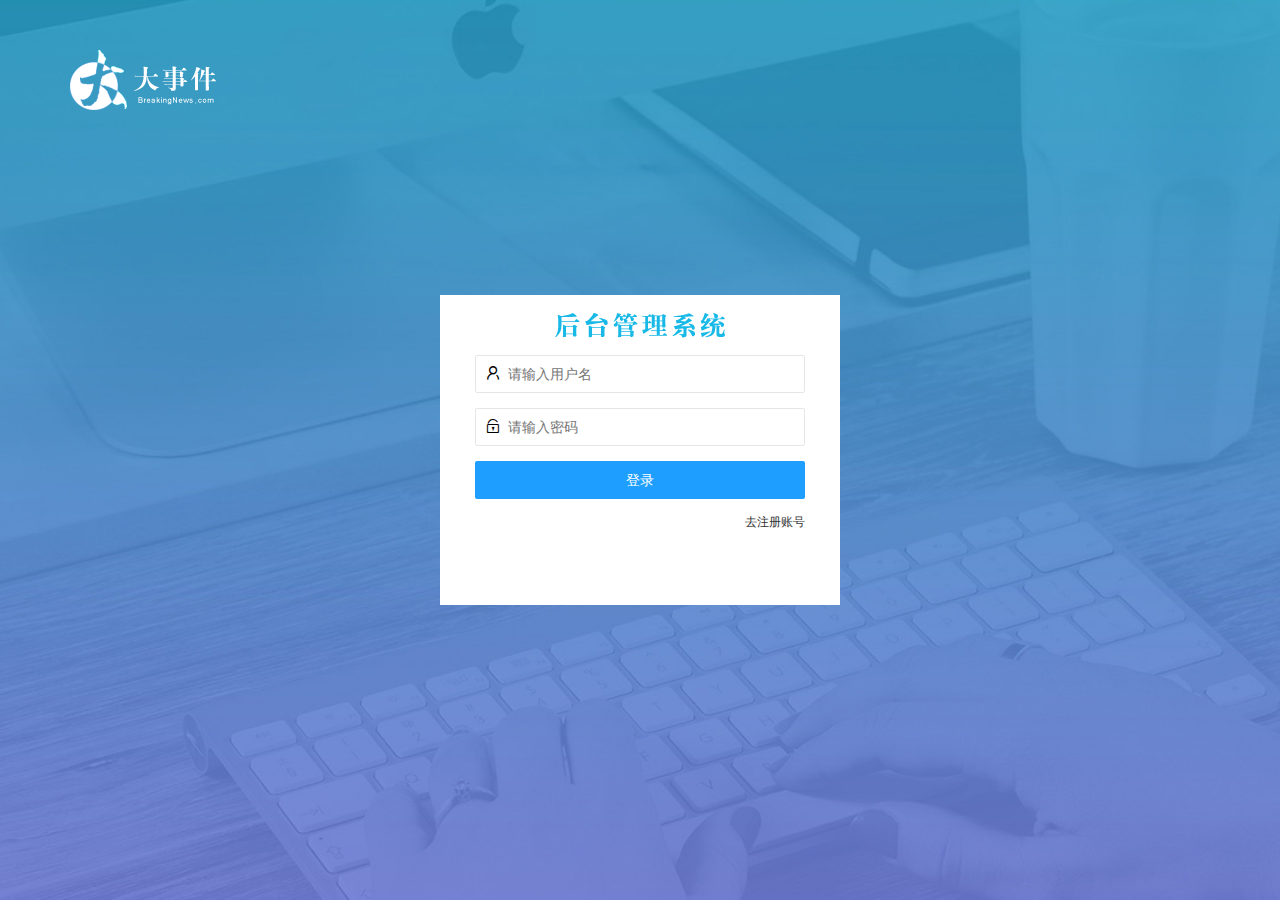
<file: login.html>
<!DOCTYPE html>
<html lang="en">

<head>
    <meta charset="UTF-8">
    <meta http-equiv="X-UA-Compatible" content="IE=edge">
    <meta name="viewport" content="width=device-width, initial-scale=1.0">
    <title>大事件—登录/注册</title>
    <link rel="stylesheet" href="/assets/lib/layui/css/layui.css">
    <link rel="stylesheet" href="./assets/css/login.css">
</head>

<body>
    <!-- logo区域 -->
    <div class="layui-main">
        <img src="/assets/images/logo.png" alt="" />
    </div>
    <!-- 登录注册区域 -->
    <div class="dlzc">
        <div class="title-box"></div>
        <!-- 登录的div -->
        <div class="login-box">
            <!-- 登录的表单 -->
            <form class="layui-form" id="from_login">
                <!-- 用户名 -->
                <div class="layui-form-item">
                    <i class="layui-icon layui-icon-username"></i>  
                    <input type="text" name="username" required lay-verify="required" placeholder="请输入用户名"
                        autocomplete="off" class="layui-input">

                </div>
                <!-- 密码 -->
                <div class="layui-form-item">
                    <i class="layui-icon layui-icon-password"></i>  
                    <input type="password" name="password" required lay-verify="required|pwd" placeholder="请输入密码"
                        autocomplete="off" class="layui-input">

                </div>
                <!-- 登录按钮 -->
                <div class="layui-form-item">
                    <!-- 注意:表单提交按钮和普通按钮的区别，就是lay-submit属性 -->
                    <button class="layui-btn layui-btn-fluid layui-btn layui-btn-normal" lay-submit>登录</button>
                </div>
                <div class="layui-form-item links">
                    <a href="javascript:;" id="link_reg">去注册账号</a>
                </div>
            </form>
        </div>
        <!-- 注册的div -->
        <div class="reg-box">
            <!-- 注册的表单 -->
            <form class="layui-form" id="from_reg">
                <!-- 用户名 -->
                <div class="layui-form-item">
                    <i class="layui-icon layui-icon-username"></i>  
                    <input type="text" name="username" required lay-verify="required" placeholder="请输入用户名"
                        autocomplete="off" class="layui-input">

                </div>
                <!-- 密码 -->
                <div class="layui-form-item">
                    <i class="layui-icon layui-icon-password"></i>  
                    <input type="password" name="password" required lay-verify="required|pwd" placeholder="请输入密码"
                        autocomplete="off" class="layui-input">

                </div>
                <!-- 确认密码 -->
                <div class="layui-form-item">
                    <i class="layui-icon layui-icon-password"></i>  
                    <input type="password" name="repassword" required lay-verify="required|pwd|repwb" placeholder="再次确认密码密码"
                        autocomplete="off" class="layui-input">

                </div>
                <!-- 登录按钮 -->
                <div class="layui-form-item">
                    <!-- 注意:表单提交按钮和普通按钮的区别，就是lay-submit属性 -->
                    <button class="layui-btn layui-btn-fluid layui-btn layui-btn-normal" lay-submit>注册</button>
                </div>
                <div class="layui-form-item links">
                    <a href="javascript:;" id="link_login">去登录</a>
                </div>
            </form>
         
        </div>
    </div>
    <!-- 导入layui-js -->
    <script src="/assets/lib/layui/layui.all.js"></script>
    <!-- 导入jquery -->
    <script src="/assets/lib/jquery.js"></script>
    <!-- 导入自己封装的baseAPI.ja -->
    <script src="/assets/js/baseAPI.js"></script>
    <!-- 导入自己的js -->
    <script src="/assets/js/login.js"></script>
    
</body>

</html>
</file>
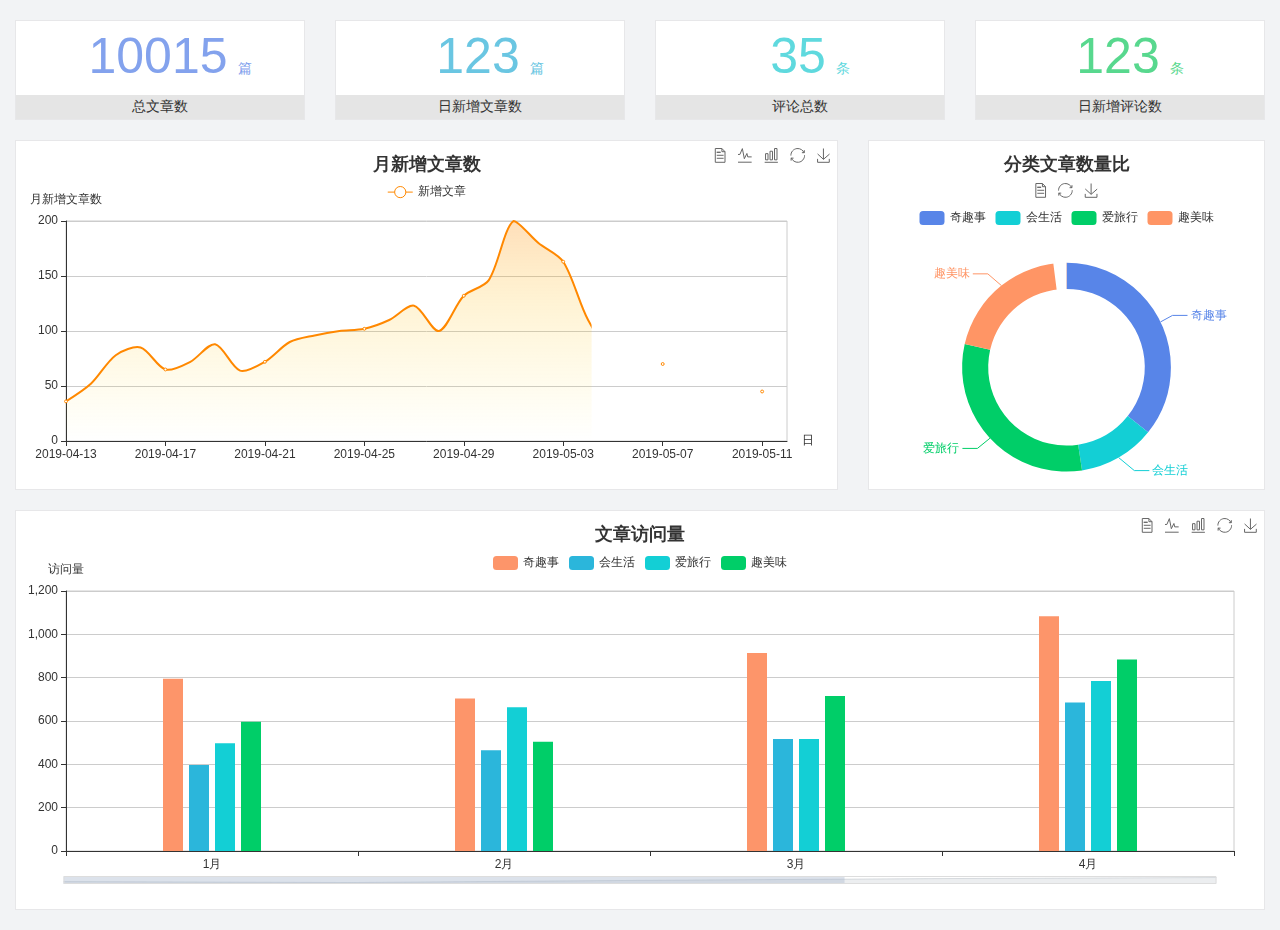
<file: home/dashboard.html>
<!DOCTYPE html>
<html lang="en">

<head>
  <meta charset="UTF-8">
  <meta name="viewport" content="width=device-width, initial-scale=1.0">
  <meta http-equiv="X-UA-Compatible" content="ie=edge">
  <title>图表统计</title>
  <link rel="stylesheet" href="../../assets/lib/bootstrap.css" />
  <link rel="stylesheet" href="../../assets/lib/main.css" />
  <script src="../../assets/lib/jquery.js"></script>
  <script type="text/javascript" src="../../assets/lib/echarts.min.js"></script>
</head>

<body>
  <div class="container-fluid">
    <div class="row spannel_list">
      <div class="col-sm-3 col-xs-6">
        <div class="spannel">
          <em>10015</em><span>篇</span>
          <b>总文章数</b>
        </div>
      </div>
      <div class="col-sm-3 col-xs-6">
        <div class="spannel scolor01">
          <em>123</em><span>篇</span>
          <b>日新增文章数</b>
        </div>
      </div>
      <div class="col-sm-3 col-xs-6">
        <div class="spannel scolor02">
          <em>35</em><span>条</span>
          <b>评论总数</b>
        </div>
      </div>
      <div class="col-sm-3 col-xs-6">
        <div class="spannel scolor03">
          <em>123</em><span>条</span>
          <b>日新增评论数</b>
        </div>
      </div>
    </div>
  </div>

  <div class="container-fluid">
    <div class="row curve-pie">
      <div class="col-lg-8 col-md-8">
        <div class="gragh_pannel" id="curve_show"></div>
      </div>
      <div class="col-lg-4 col-md-4">
        <div class="gragh_pannel" id="pie_show"></div>
      </div>
    </div>
  </div>

  <div class="container-fluid">
    <div class="column_pannel" id="column_show"></div>
  </div>

  <script>
    var oChart = echarts.init(document.getElementById('curve_show'));
    var aList_all = [
      { 'count': 36, 'date': '2019-04-13' },
      { 'count': 52, 'date': '2019-04-14' },
      { 'count': 78, 'date': '2019-04-15' },
      { 'count': 85, 'date': '2019-04-16' },
      { 'count': 65, 'date': '2019-04-17' },
      { 'count': 72, 'date': '2019-04-18' },
      { 'count': 88, 'date': '2019-04-19' },
      { 'count': 64, 'date': '2019-04-20' },
      { 'count': 72, 'date': '2019-04-21' },
      { 'count': 90, 'date': '2019-04-22' },
      { 'count': 96, 'date': '2019-04-23' },
      { 'count': 100, 'date': '2019-04-24' },
      { 'count': 102, 'date': '2019-04-25' },
      { 'count': 110, 'date': '2019-04-26' },
      { 'count': 123, 'date': '2019-04-27' },
      { 'count': 100, 'date': '2019-04-28' },
      { 'count': 132, 'date': '2019-04-29' },
      { 'count': 146, 'date': '2019-04-30' },
      { 'count': 200, 'date': '2019-05-01' },
      { 'count': 180, 'date': '2019-05-02' },
      { 'count': 163, 'date': '2019-05-03' },
      { 'count': 110, 'date': '2019-05-04' },
      { 'count': 80, 'date': '2019-05-05' },
      { 'count': 82, 'date': '2019-05-06' },
      { 'count': 70, 'date': '2019-05-07' },
      { 'count': 65, 'date': '2019-05-08' },
      { 'count': 54, 'date': '2019-05-09' },
      { 'count': 40, 'date': '2019-05-10' },
      { 'count': 45, 'date': '2019-05-11' },
      { 'count': 38, 'date': '2019-05-12' },
    ];

    let aCount = [];
    let aDate = [];

    for (var i = 0; i < aList_all.length; i++) {
      aCount.push(aList_all[i].count);
      aDate.push(aList_all[i].date);
    }

    var chartopt = {
      title: {
        text: '月新增文章数',
        left: 'center',
        top: '10'
      },
      tooltip: {
        trigger: 'axis'
      },
      legend: {
        data: ['新增文章'],
        top: '40'
      },
      toolbox: {
        show: true,
        feature: {
          mark: { show: true },
          dataView: { show: true, readOnly: false },
          magicType: { show: true, type: ['line', 'bar'] },
          restore: { show: true },
          saveAsImage: { show: true }
        }
      },
      calculable: true,
      xAxis: [
        {
          name: '日',
          type: 'category',
          boundaryGap: false,
          data: aDate
        }
      ],
      yAxis: [
        {
          name: '月新增文章数',
          type: 'value'
        }
      ],
      series: [
        {
          name: '新增文章',
          type: 'line',
          smooth: true,
          itemStyle: { normal: { areaStyle: { type: 'default' }, color: '#f80' }, lineStyle: { color: '#f80' } },
          data: aCount
        }],
      areaStyle: {
        normal: {
          color: new echarts.graphic.LinearGradient(0, 0, 0, 1, [{
            offset: 0,
            color: 'rgba(255,136,0,0.39)'
          }, {
            offset: .34,
            color: 'rgba(255,180,0,0.25)'
          }, {
            offset: 1,
            color: 'rgba(255,222,0,0.00)'
          }])

        }
      },
      grid: {
        show: true,
        x: 50,
        x2: 50,
        y: 80,
        height: 220
      }
    };

    oChart.setOption(chartopt);


    var oPie = echarts.init(document.getElementById('pie_show'));
    var oPieopt =
    {
      title: {
        top: 10,
        text: '分类文章数量比',
        x: 'center'
      },
      tooltip: {
        trigger: 'item',
        formatter: "{a} <br/>{b} : {c} ({d}%)"
      },
      color: ['#5885e8', '#13cfd5', '#00ce68', '#ff9565'],
      legend: {
        x: 'center',
        top: 65,
        data: ['奇趣事', '会生活', '爱旅行', '趣美味']
      },
      toolbox: {
        show: true,
        x: 'center',
        top: 35,
        feature: {
          mark: { show: true },
          dataView: { show: true, readOnly: false },
          magicType: {
            show: true,
            type: ['pie', 'funnel'],
            option: {
              funnel: {
                x: '25%',
                width: '50%',
                funnelAlign: 'left',
                max: 1548
              }
            }
          },
          restore: { show: true },
          saveAsImage: { show: true }
        }
      },
      calculable: true,
      series: [
        {
          name: '访问来源',
          type: 'pie',
          radius: ['45%', '60%'],
          center: ['50%', '65%'],
          data: [
            { value: 300, name: '奇趣事' },
            { value: 100, name: '会生活' },
            { value: 260, name: '爱旅行' },
            { value: 180, name: '趣美味' }
          ]
        }
      ]
    };
    oPie.setOption(oPieopt);



    var oColumn = this.echarts.init(document.getElementById('column_show'));
    var oColumnopt =
    {
      title: {
        text: '文章访问量',
        left: 'center',
        top: '10'
      },
      tooltip: {
        trigger: 'axis'
      },
      legend: {
        data: ['奇趣事', '会生活', '爱旅行', '趣美味'],
        top: '40'
      },
      toolbox: {
        show: true,
        feature: {
          mark: { show: true },
          dataView: { show: true, readOnly: false },
          magicType: { show: true, type: ['line', 'bar'] },
          restore: { show: true },
          saveAsImage: { show: true }
        }
      },
      calculable: true,
      xAxis: [
        {
          type: 'category',
          data: ['1月', '2月', '3月', '4月', '5月']
        }
      ],
      yAxis: [
        {
          name: '访问量',
          type: 'value'
        }
      ],
      series: [
        {
          name: '奇趣事',
          type: 'bar',
          barWidth: 20,
          itemStyle: {
            normal: { areaStyle: { type: 'default' }, color: '#fd956a' }
          },
          data: [800, 708, 920, 1090, 1200]
        },
        {
          name: '会生活',
          type: 'bar',
          barWidth: 20,
          itemStyle: {
            normal: { areaStyle: { type: 'default' }, color: '#2bb6db' }
          },
          data: [400, 468, 520, 690, 800]
        },
        {
          name: '爱旅行',
          type: 'bar',
          barWidth: 20,
          itemStyle: {
            normal: { areaStyle: { type: 'default' }, color: '#13cfd5' }
          },
          data: [500, 668, 520, 790, 900]
        },
        {
          name: '趣美味',
          type: 'bar',
          barWidth: 20,
          itemStyle: {
            normal: { areaStyle: { type: 'default' }, color: '#00ce68' }
          },
          data: [600, 508, 720, 890, 1000]
        }
      ],
      grid: {
        show: true,
        x: 50,
        x2: 30,
        y: 80,
        height: 260
      },
      dataZoom: [//给x轴设置滚动条
        {
          start: 0,//默认为0
          end: 100 - 1000 / 31,//默认为100
          type: 'slider',
          show: true,
          xAxisIndex: [0],
          handleSize: 0,//滑动条的 左右2个滑动条的大小
          height: 8,//组件高度
          left: 45, //左边的距离
          right: 50,//右边的距离
          bottom: 26,//右边的距离
          handleColor: '#ddd',//h滑动图标的颜色
          handleStyle: {
            borderColor: "#cacaca",
            borderWidth: "1",
            shadowBlur: 2,
            background: "#ddd",
            shadowColor: "#ddd",
          }
        }]
    };
    oColumn.setOption(oColumnopt);
  </script>
</body>

</html>
</file>
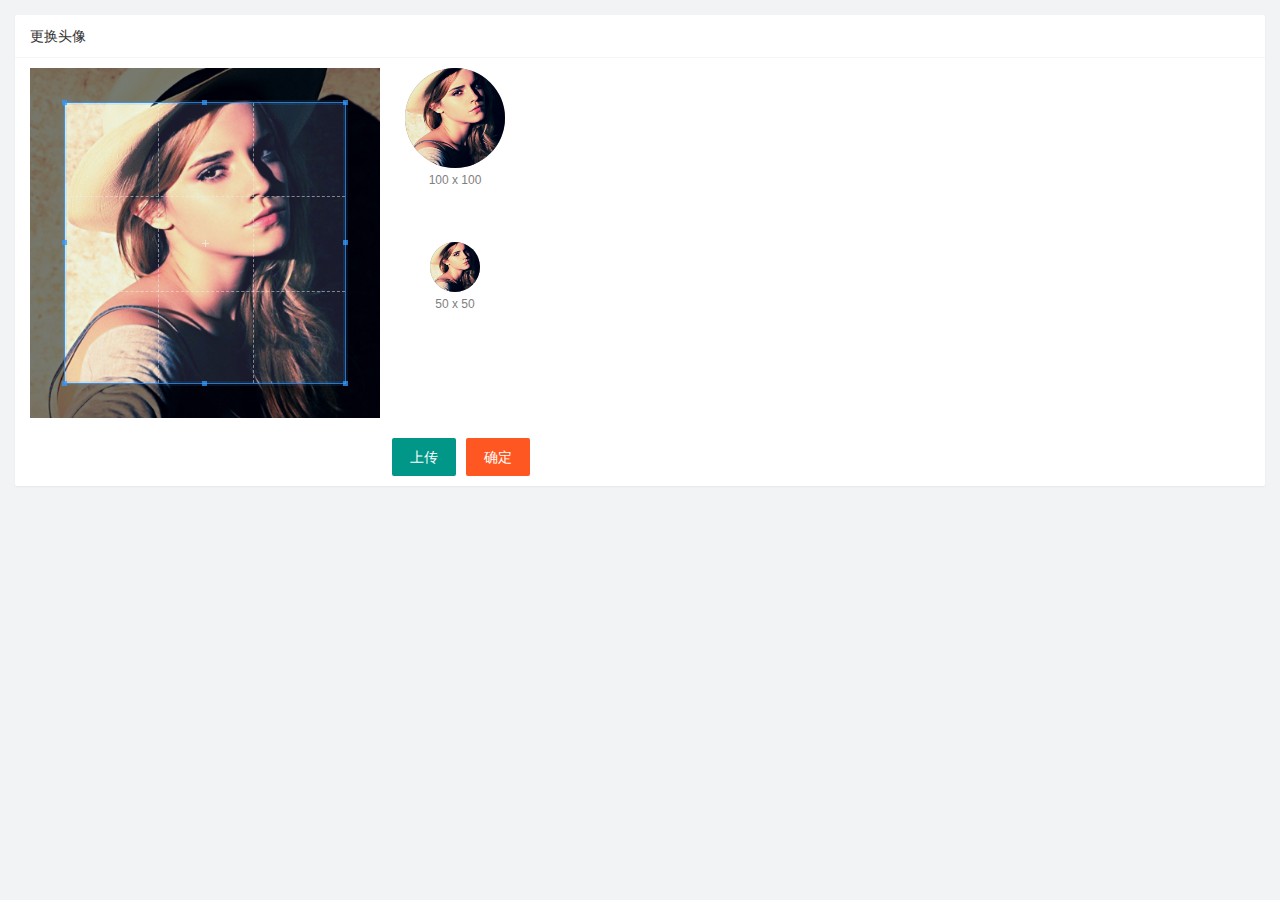
<file: user/user_avatar.html>
<!DOCTYPE html>
<html lang="en">

<head>
    <meta charset="UTF-8">
    <meta http-equiv="X-UA-Compatible" content="IE=edge">
    <meta name="viewport" content="width=device-width, initial-scale=1.0">
    <title>Document</title>
    <!-- 导入layui的css文件 -->
    <link rel="stylesheet" href="/assets/lib/layui/css/layui.css">
    <!-- 导入 `cropper.css` 样式表： -->
    <link rel="stylesheet" href="/assets/lib/cropper/cropper.css" />
    <!-- 导入自己的css -->
    <link rel="stylesheet" href="/assets/css/user/user_avatar.css">
</head>

<body>
    <div class="layui-card">
        <div class="layui-card-header">更换头像</div>
        <div class="layui-card-body">
             <!-- 第一行的图片裁剪和预览区域 -->
  <div class="row1">
    <!-- 图片裁剪区域 -->
    <div class="cropper-box">
      <!-- 这个 img 标签很重要，将来会把它初始化为裁剪区域 -->
      <img id="image" src="/assets/images/sample.jpg" />
    </div>
    <!-- 图片的预览区域 -->
    <div class="preview-box">
      <div>
        <!-- 宽高为 100px 的预览区域 -->
        <div class="img-preview w100"></div>
        <p class="size">100 x 100</p>
      </div>
      <div>
        <!-- 宽高为 50px 的预览区域 -->
        <div class="img-preview w50"></div>
        <p class="size">50 x 50</p>
      </div>
    </div>
  </div>

  <!-- 第二行的按钮区域 -->
  <div class="row2">
      <!--通过accept属性，可以指定，允许用户选择什么类型的文件-->
    <input type="file" id="file" accept="image/png,image/jpeg">
    <button type="button" class="layui-btn" id="btnChooseImage">上传</button>
    <button type="button" class="layui-btn layui-btn-danger" id="btnUpload">确定</button>
  </div>
        </div>
    </div>
    <!-- 导入layui的js文件 -->
    <script src="/assets/lib/layui/layui.all.js"></script>
    <!-- 导入jquery -->
    <script src="/assets/lib/jquery.js"></script>
    <!-- Cropper.js -->
    <script src="/assets/lib/cropper/Cropper.js"></script>
    <script src="/assets/lib/cropper/jquery-cropper.js"></script>
    <!-- 导入自己封装的baseAPI -->
    <script src="/assets/js/baseAPI.js"></script>
    <!-- 导入自己的js -->
    <script src="/assets/js/user/user_avatar.js"></script>
</body>

</html>
</file>
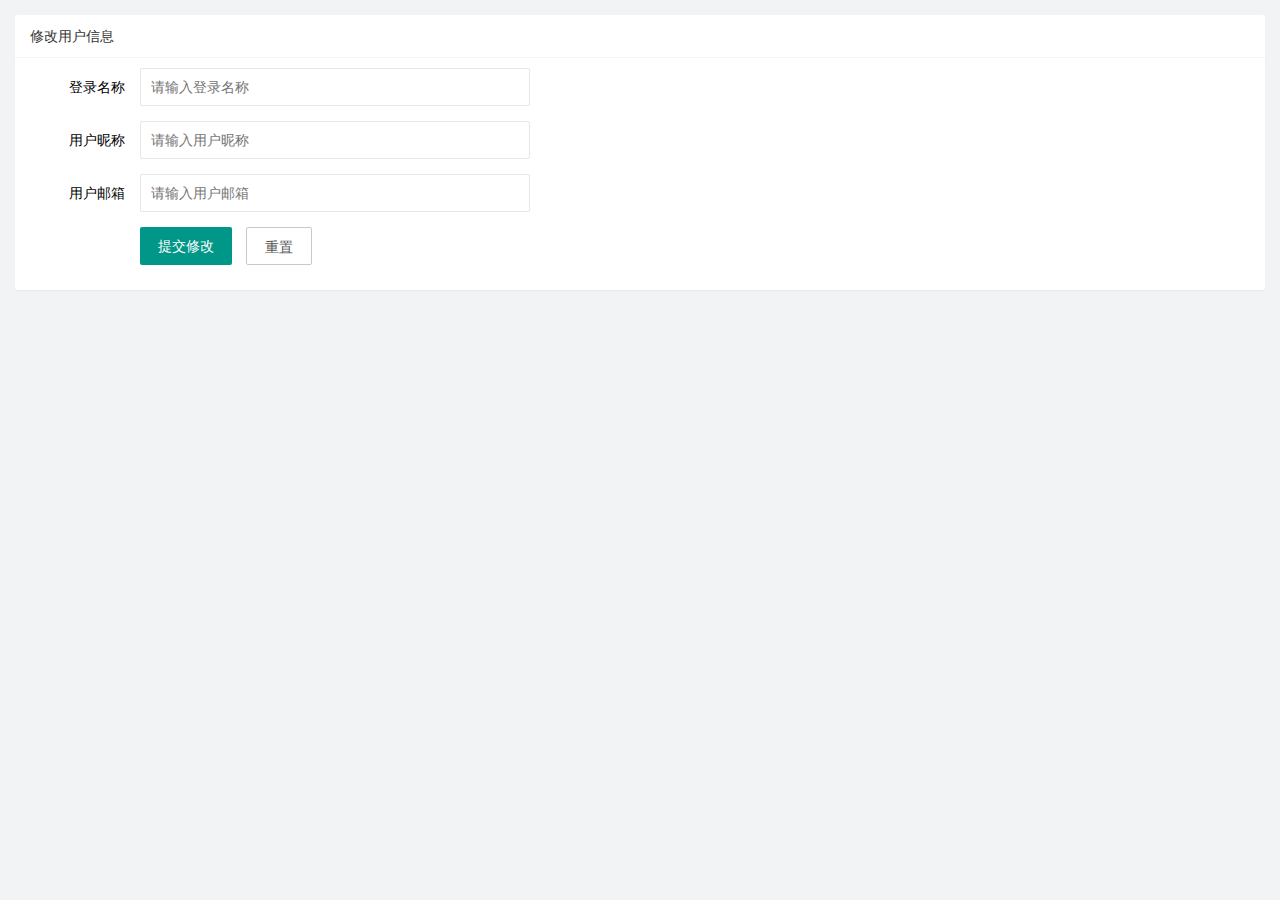
<file: user/user_info.html>
<!DOCTYPE html>
<html lang="en">

<head>
    <meta charset="UTF-8">
    <meta http-equiv="X-UA-Compatible" content="IE=edge">
    <meta name="viewport" content="width=device-width, initial-scale=1.0">
    <title></title>
    <!-- 导入layui的样式表 -->
    <link rel="stylesheet" href="/assets/lib/layui/css/layui.css">
    <!-- 导入自己的样式表 -->
    <link rel="stylesheet" href="/assets/css/user/user_info.css">

</head>

<body>
    <!-- 卡片区域 -->
    <div class="layui-card">
        <div class="layui-card-header">修改用户信息</div>
        <div class="layui-card-body">
            <form class="layui-form"  lay-filter="formUserInfo">
                <!-- 隐藏域 -->
                <input type="hidden" name="id" id="input" class="form-control" value="">
                <div class="layui-form-item">
                    <label class="layui-form-label">登录名称</label>
                    <div class="layui-input-block">
                        <input type="text" name="username" required placeholder="请输入登录名称" autocomplete="off"
                            class="layui-input" readonly>
                    </div>
                </div>
                <div class="layui-form-item"> 
                    <label class="layui-form-label" >用户昵称</label>
                    <div class="layui-input-block">
                        <input type="text" name="nickname" required lay-verify="required|nikename" placeholder="请输入用户昵称"
                            autocomplete="off" class="layui-input">
                    </div>
                </div>
                <div class="layui-form-item">
                    <label class="layui-form-label">用户邮箱</label>
                    <div class="layui-input-block">
                        <input type="text" name="email" required lay-verify="required|email" placeholder="请输入用户邮箱"
                            autocomplete="off" class="layui-input">
                    </div>
                </div>
                <div class="layui-form-item">
                    <div class="layui-input-block">
                        <button class="layui-btn" lay-submit lay-filter="formDemo">提交修改</button>
                        <button type="reset" class="layui-btn layui-btn-primary" id="btnReset">重置</button>
                    </div>
                </div>
            </form>
        </div>
    </div>
    <!-- 导入layui的js文件 -->
    <script src="/assets/lib/layui/layui.all.js"></script>
    <!-- 导入jquery -->
    <script src="/assets/lib/jquery.js"></script>
    <!-- 导入自己封装的baseAPI -->
    <script src="/assets/js/baseAPI.js"></script>
    <!-- 导入layui的js文件 -->
    <script src="/assets/js/user/user_info.js"></script>
</body>

</html>
</file>
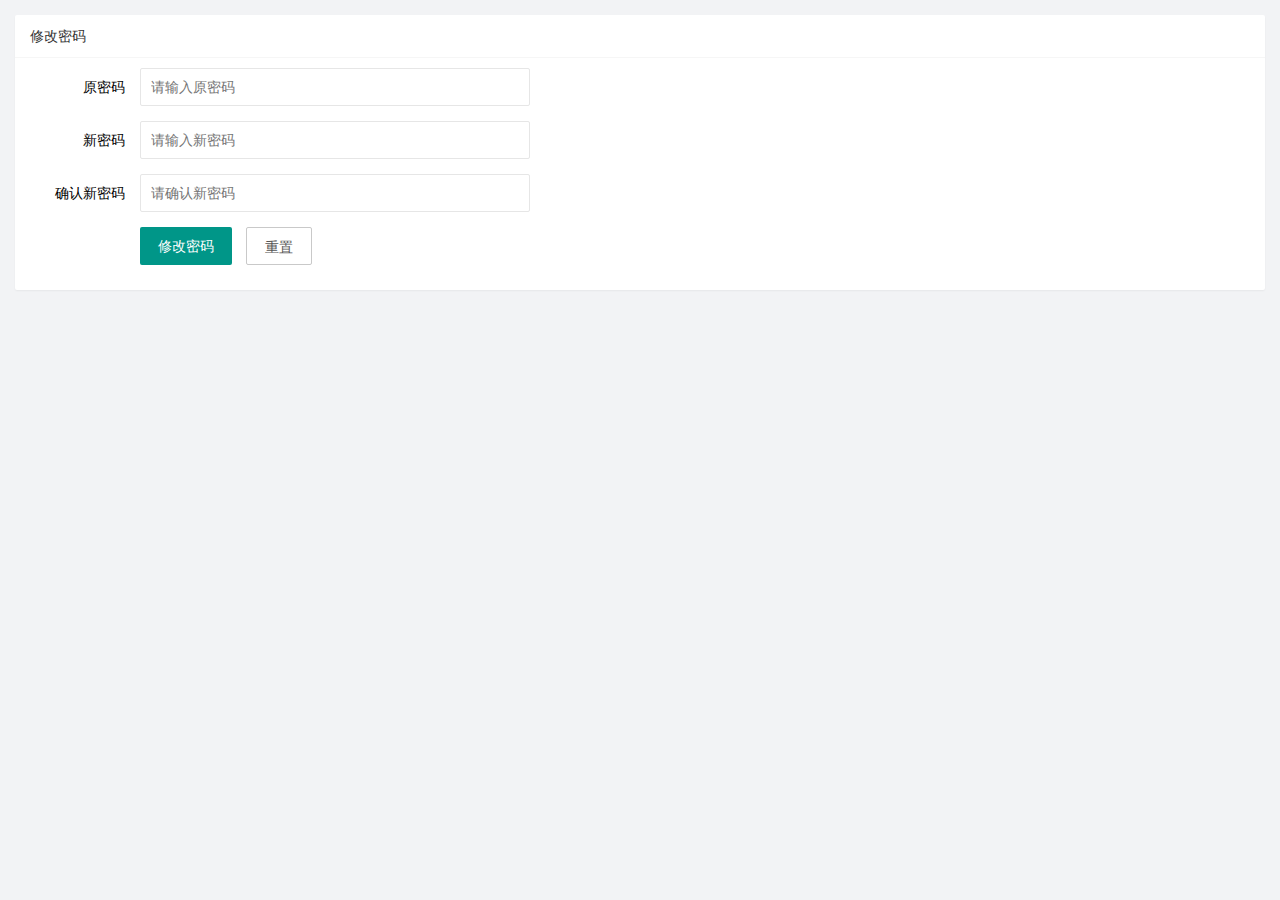
<file: user/user_pwd.html>
<!DOCTYPE html>
<html lang="en">

<head>
    <meta charset="UTF-8">
    <meta http-equiv="X-UA-Compatible" content="IE=edge">
    <meta name="viewport" content="width=device-width, initial-scale=1.0">
    <title>Document</title>
    <!-- 导入layui的css文件 -->
    <link rel="stylesheet" href="/assets/lib/layui/css/layui.css">
    <!-- 导入自己的css -->
    <link rel="stylesheet" href="/assets/css/user/user_pwd.css">
</head>

<body>
    <!-- 卡片区域 -->
    <div class="layui-card">
        <div class="layui-card-header">修改密码</div>
        <div class="layui-card-body">
            <form class="layui-form">
                <div class="layui-form-item">
                    <label class="layui-form-label">原密码</label>
                    <div class="layui-input-block">
                        <input type="password" name="oldPwd" required lay-verify="required|pwd" placeholder="请输入原密码"
                            autocomplete="off" class="layui-input">
                    </div>
                </div>
                <div class="layui-form-item">
                    <label class="layui-form-label">新密码</label>
                    <div class="layui-input-block">
                        <input type="password" name="newPwd" required lay-verify="required|pwd|samePwd" placeholder="请输入新密码"
                            autocomplete="off" class="layui-input">
                    </div>
                </div>
                <div class="layui-form-item">
                    <label class="layui-form-label">确认新密码</label>
                    <div class="layui-input-block">
                        <input type="password" name="rePwd" required lay-verify="required|pwd|rePwd" placeholder="请确认新密码"
                            autocomplete="off" class="layui-input">
                    </div>
                </div>
                <div class="layui-form-item">
                    <div class="layui-input-block">
                        <button class="layui-btn" lay-submit lay-filter="formDemo">修改密码</button>
                        <button type="reset" class="layui-btn layui-btn-primary">重置</button>
                    </div>
                </div>
            </form>
        </div>
    </div>
    <!-- 导入layui的js文件 -->
    <script src="/assets/lib/layui/layui.all.js"></script>
    <!-- 导入jquery -->
    <script src="/assets/lib/jquery.js"></script>
    <!-- 导入自己封装的baseAPI -->
    <script src="/assets/js/baseAPI.js"></script>
    <!-- 导入自己的js -->
    <script src="/assets/js/user/user_pwd.js"></script>

</html>
</file>
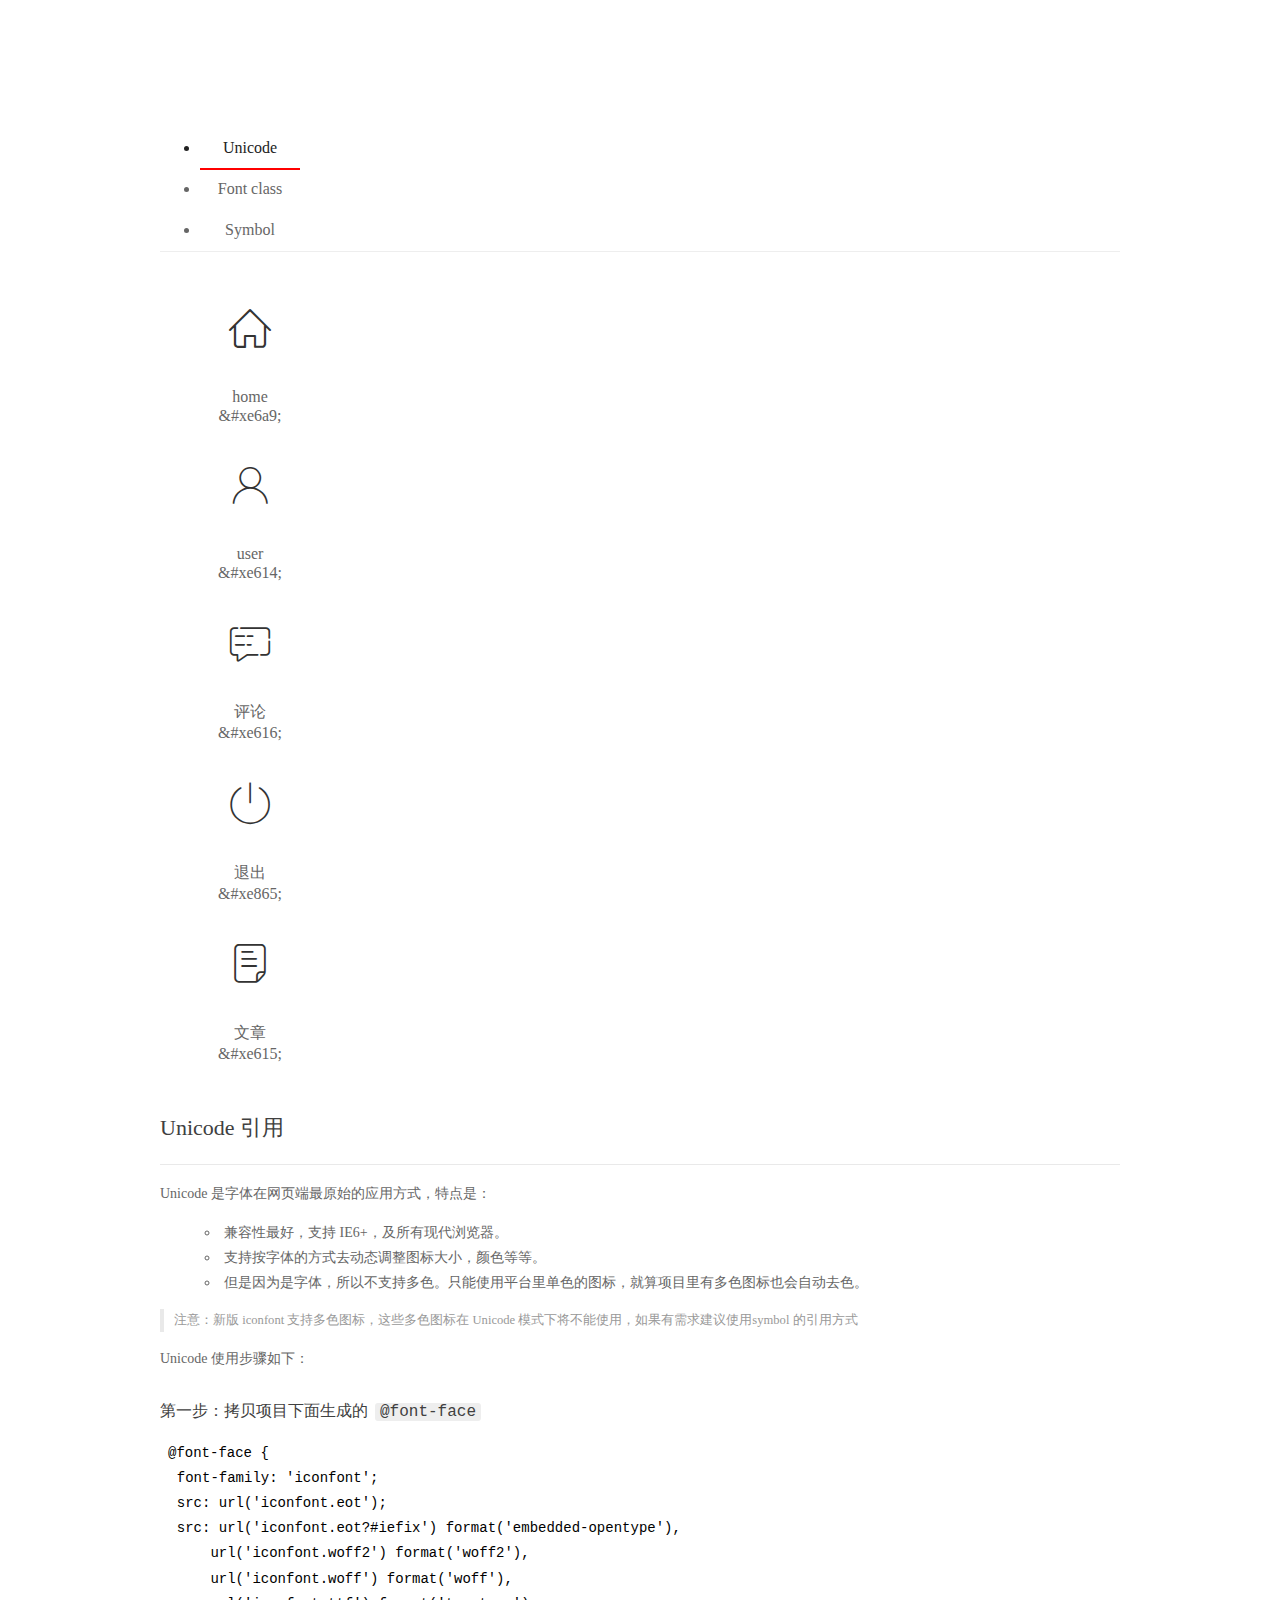
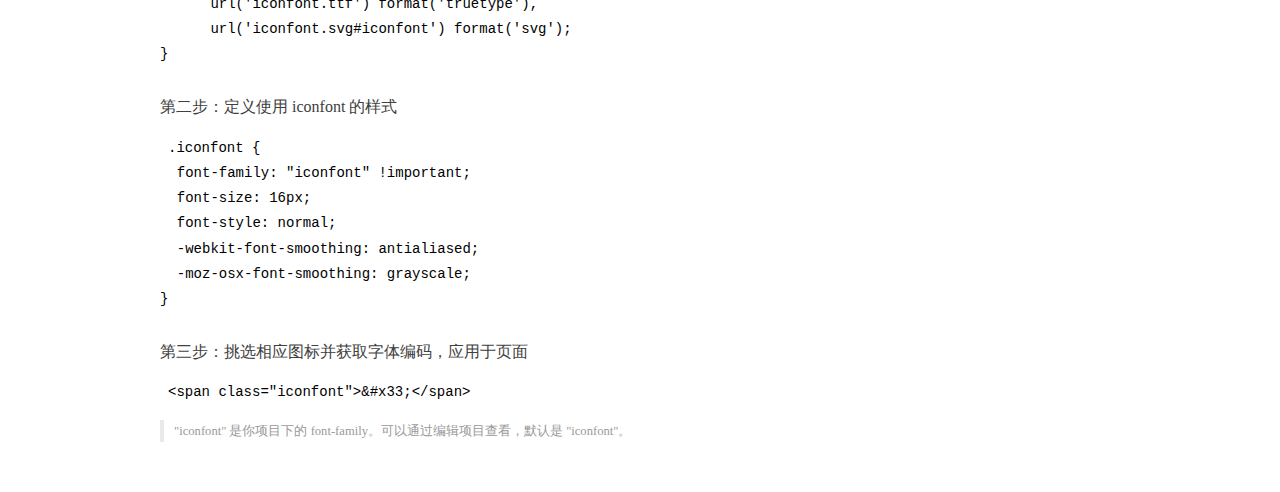
<file: assets/fonts/demo_index.html>
<!DOCTYPE html>
<html>
<head>
  <meta charset="utf-8"/>
  <title>IconFont Demo</title>
  <link rel="shortcut icon" href="https://gtms04.alicdn.com/tps/i4/TB1_oz6GVXXXXaFXpXXJDFnIXXX-64-64.ico" type="image/x-icon"/>
  <link rel="stylesheet" href="https://g.alicdn.com/thx/cube/1.3.2/cube.min.css">
  <link rel="stylesheet" href="demo.css">
  <link rel="stylesheet" href="iconfont.css">
  <script src="iconfont.js"></script>
  <!-- jQuery -->
  <script src="https://a1.alicdn.com/oss/uploads/2018/12/26/7bfddb60-08e8-11e9-9b04-53e73bb6408b.js"></script>
  <!-- 代码高亮 -->
  <script src="https://a1.alicdn.com/oss/uploads/2018/12/26/a3f714d0-08e6-11e9-8a15-ebf944d7534c.js"></script>
</head>
<body>
  <div class="main">
    <h1 class="logo"><a href="https://www.iconfont.cn/" title="iconfont 首页" target="_blank">&#xe86b;</a></h1>
    <div class="nav-tabs">
      <ul id="tabs" class="dib-box">
        <li class="dib active"><span>Unicode</span></li>
        <li class="dib"><span>Font class</span></li>
        <li class="dib"><span>Symbol</span></li>
      </ul>
      
    </div>
    <div class="tab-container">
      <div class="content unicode" style="display: block;">
          <ul class="icon_lists dib-box">
          
            <li class="dib">
              <span class="icon iconfont">&#xe6a9;</span>
                <div class="name">home</div>
                <div class="code-name">&amp;#xe6a9;</div>
              </li>
          
            <li class="dib">
              <span class="icon iconfont">&#xe614;</span>
                <div class="name">user</div>
                <div class="code-name">&amp;#xe614;</div>
              </li>
          
            <li class="dib">
              <span class="icon iconfont">&#xe616;</span>
                <div class="name">评论</div>
                <div class="code-name">&amp;#xe616;</div>
              </li>
          
            <li class="dib">
              <span class="icon iconfont">&#xe865;</span>
                <div class="name">退出</div>
                <div class="code-name">&amp;#xe865;</div>
              </li>
          
            <li class="dib">
              <span class="icon iconfont">&#xe615;</span>
                <div class="name">文章</div>
                <div class="code-name">&amp;#xe615;</div>
              </li>
          
          </ul>
          <div class="article markdown">
          <h2 id="unicode-">Unicode 引用</h2>
          <hr>

          <p>Unicode 是字体在网页端最原始的应用方式，特点是：</p>
          <ul>
            <li>兼容性最好，支持 IE6+，及所有现代浏览器。</li>
            <li>支持按字体的方式去动态调整图标大小，颜色等等。</li>
            <li>但是因为是字体，所以不支持多色。只能使用平台里单色的图标，就算项目里有多色图标也会自动去色。</li>
          </ul>
          <blockquote>
            <p>注意：新版 iconfont 支持多色图标，这些多色图标在 Unicode 模式下将不能使用，如果有需求建议使用symbol 的引用方式</p>
          </blockquote>
          <p>Unicode 使用步骤如下：</p>
          <h3 id="-font-face">第一步：拷贝项目下面生成的 <code>@font-face</code></h3>
<pre><code class="language-css"
>@font-face {
  font-family: 'iconfont';
  src: url('iconfont.eot');
  src: url('iconfont.eot?#iefix') format('embedded-opentype'),
      url('iconfont.woff2') format('woff2'),
      url('iconfont.woff') format('woff'),
      url('iconfont.ttf') format('truetype'),
      url('iconfont.svg#iconfont') format('svg');
}
</code></pre>
          <h3 id="-iconfont-">第二步：定义使用 iconfont 的样式</h3>
<pre><code class="language-css"
>.iconfont {
  font-family: "iconfont" !important;
  font-size: 16px;
  font-style: normal;
  -webkit-font-smoothing: antialiased;
  -moz-osx-font-smoothing: grayscale;
}
</code></pre>
          <h3 id="-">第三步：挑选相应图标并获取字体编码，应用于页面</h3>
<pre>
<code class="language-html"
>&lt;span class="iconfont"&gt;&amp;#x33;&lt;/span&gt;
</code></pre>
          <blockquote>
            <p>"iconfont" 是你项目下的 font-family。可以通过编辑项目查看，默认是 "iconfont"。</p>
          </blockquote>
          </div>
      </div>
      <div class="content font-class">
        <ul class="icon_lists dib-box">
          
          <li class="dib">
            <span class="icon iconfont icon-home"></span>
            <div class="name">
              home
            </div>
            <div class="code-name">.icon-home
            </div>
          </li>
          
          <li class="dib">
            <span class="icon iconfont icon-user"></span>
            <div class="name">
              user
            </div>
            <div class="code-name">.icon-user
            </div>
          </li>
          
          <li class="dib">
            <span class="icon iconfont icon-pinglun"></span>
            <div class="name">
              评论
            </div>
            <div class="code-name">.icon-pinglun
            </div>
          </li>
          
          <li class="dib">
            <span class="icon iconfont icon-tuichu"></span>
            <div class="name">
              退出
            </div>
            <div class="code-name">.icon-tuichu
            </div>
          </li>
          
          <li class="dib">
            <span class="icon iconfont icon-16"></span>
            <div class="name">
              文章
            </div>
            <div class="code-name">.icon-16
            </div>
          </li>
          
        </ul>
        <div class="article markdown">
        <h2 id="font-class-">font-class 引用</h2>
        <hr>

        <p>font-class 是 Unicode 使用方式的一种变种，主要是解决 Unicode 书写不直观，语意不明确的问题。</p>
        <p>与 Unicode 使用方式相比，具有如下特点：</p>
        <ul>
          <li>兼容性良好，支持 IE8+，及所有现代浏览器。</li>
          <li>相比于 Unicode 语意明确，书写更直观。可以很容易分辨这个 icon 是什么。</li>
          <li>因为使用 class 来定义图标，所以当要替换图标时，只需要修改 class 里面的 Unicode 引用。</li>
          <li>不过因为本质上还是使用的字体，所以多色图标还是不支持的。</li>
        </ul>
        <p>使用步骤如下：</p>
        <h3 id="-fontclass-">第一步：引入项目下面生成的 fontclass 代码：</h3>
<pre><code class="language-html">&lt;link rel="stylesheet" href="./iconfont.css"&gt;
</code></pre>
        <h3 id="-">第二步：挑选相应图标并获取类名，应用于页面：</h3>
<pre><code class="language-html">&lt;span class="iconfont icon-xxx"&gt;&lt;/span&gt;
</code></pre>
        <blockquote>
          <p>"
            iconfont" 是你项目下的 font-family。可以通过编辑项目查看，默认是 "iconfont"。</p>
        </blockquote>
      </div>
      </div>
      <div class="content symbol">
          <ul class="icon_lists dib-box">
          
            <li class="dib">
                <svg class="icon svg-icon" aria-hidden="true">
                  <use xlink:href="#icon-home"></use>
                </svg>
                <div class="name">home</div>
                <div class="code-name">#icon-home</div>
            </li>
          
            <li class="dib">
                <svg class="icon svg-icon" aria-hidden="true">
                  <use xlink:href="#icon-user"></use>
                </svg>
                <div class="name">user</div>
                <div class="code-name">#icon-user</div>
            </li>
          
            <li class="dib">
                <svg class="icon svg-icon" aria-hidden="true">
                  <use xlink:href="#icon-pinglun"></use>
                </svg>
                <div class="name">评论</div>
                <div class="code-name">#icon-pinglun</div>
            </li>
          
            <li class="dib">
                <svg class="icon svg-icon" aria-hidden="true">
                  <use xlink:href="#icon-tuichu"></use>
                </svg>
                <div class="name">退出</div>
                <div class="code-name">#icon-tuichu</div>
            </li>
          
            <li class="dib">
                <svg class="icon svg-icon" aria-hidden="true">
                  <use xlink:href="#icon-16"></use>
                </svg>
                <div class="name">文章</div>
                <div class="code-name">#icon-16</div>
            </li>
          
          </ul>
          <div class="article markdown">
          <h2 id="symbol-">Symbol 引用</h2>
          <hr>

          <p>这是一种全新的使用方式，应该说这才是未来的主流，也是平台目前推荐的用法。相关介绍可以参考这篇<a href="">文章</a>
            这种用法其实是做了一个 SVG 的集合，与另外两种相比具有如下特点：</p>
          <ul>
            <li>支持多色图标了，不再受单色限制。</li>
            <li>通过一些技巧，支持像字体那样，通过 <code>font-size</code>, <code>color</code> 来调整样式。</li>
            <li>兼容性较差，支持 IE9+，及现代浏览器。</li>
            <li>浏览器渲染 SVG 的性能一般，还不如 png。</li>
          </ul>
          <p>使用步骤如下：</p>
          <h3 id="-symbol-">第一步：引入项目下面生成的 symbol 代码：</h3>
<pre><code class="language-html">&lt;script src="./iconfont.js"&gt;&lt;/script&gt;
</code></pre>
          <h3 id="-css-">第二步：加入通用 CSS 代码（引入一次就行）：</h3>
<pre><code class="language-html">&lt;style&gt;
.icon {
  width: 1em;
  height: 1em;
  vertical-align: -0.15em;
  fill: currentColor;
  overflow: hidden;
}
&lt;/style&gt;
</code></pre>
          <h3 id="-">第三步：挑选相应图标并获取类名，应用于页面：</h3>
<pre><code class="language-html">&lt;svg class="icon" aria-hidden="true"&gt;
  &lt;use xlink:href="#icon-xxx"&gt;&lt;/use&gt;
&lt;/svg&gt;
</code></pre>
          </div>
      </div>

    </div>
  </div>
  <script>
  $(document).ready(function () {
      $('.tab-container .content:first').show()

      $('#tabs li').click(function (e) {
        var tabContent = $('.tab-container .content')
        var index = $(this).index()

        if ($(this).hasClass('active')) {
          return
        } else {
          $('#tabs li').removeClass('active')
          $(this).addClass('active')

          tabContent.hide().eq(index).fadeIn()
        }
      })
    })
  </script>
</body>
</html>
</file>
<file: assets/lib/layui/css/layui.css>
/** layui-v2.5.5 MIT License By https://www.layui.com */
 .layui-inline,img{display:inline-block;vertical-align:middle}h1,h2,h3,h4,h5,h6{font-weight:400}.layui-edge,.layui-header,.layui-inline,.layui-main{position:relative}.layui-body,.layui-edge,.layui-elip{overflow:hidden}.layui-btn,.layui-edge,.layui-inline,img{vertical-align:middle}.layui-btn,.layui-disabled,.layui-icon,.layui-unselect{-moz-user-select:none;-webkit-user-select:none;-ms-user-select:none}.layui-elip,.layui-form-checkbox span,.layui-form-pane .layui-form-label{text-overflow:ellipsis;white-space:nowrap}.layui-breadcrumb,.layui-tree-btnGroup{visibility:hidden}blockquote,body,button,dd,div,dl,dt,form,h1,h2,h3,h4,h5,h6,input,li,ol,p,pre,td,textarea,th,ul{margin:0;padding:0;-webkit-tap-highlight-color:rgba(0,0,0,0)}a:active,a:hover{outline:0}img{border:none}li{list-style:none}table{border-collapse:collapse;border-spacing:0}h4,h5,h6{font-size:100%}button,input,optgroup,option,select,textarea{font-family:inherit;font-size:inherit;font-style:inherit;font-weight:inherit;outline:0}pre{white-space:pre-wrap;white-space:-moz-pre-wrap;white-space:-pre-wrap;white-space:-o-pre-wrap;word-wrap:break-word}body{line-height:24px;font:14px Helvetica Neue,Helvetica,PingFang SC,Tahoma,Arial,sans-serif}hr{height:1px;margin:10px 0;border:0;clear:both}a{color:#333;text-decoration:none}a:hover{color:#777}a cite{font-style:normal;*cursor:pointer}.layui-border-box,.layui-border-box *{box-sizing:border-box}.layui-box,.layui-box *{box-sizing:content-box}.layui-clear{clear:both;*zoom:1}.layui-clear:after{content:'\20';clear:both;*zoom:1;display:block;height:0}.layui-inline{*display:inline;*zoom:1}.layui-edge{display:inline-block;width:0;height:0;border-width:6px;border-style:dashed;border-color:transparent}.layui-edge-top{top:-4px;border-bottom-color:#999;border-bottom-style:solid}.layui-edge-right{border-left-color:#999;border-left-style:solid}.layui-edge-bottom{top:2px;border-top-color:#999;border-top-style:solid}.layui-edge-left{border-right-color:#999;border-right-style:solid}.layui-disabled,.layui-disabled:hover{color:#d2d2d2!important;cursor:not-allowed!important}.layui-circle{border-radius:100%}.layui-show{display:block!important}.layui-hide{display:none!important}@font-face{font-family:layui-icon;src:url(../font/iconfont.eot?v=250);src:url(../font/iconfont.eot?v=250#iefix) format('embedded-opentype'),url(../font/iconfont.woff2?v=250) format('woff2'),url(../font/iconfont.woff?v=250) format('woff'),url(../font/iconfont.ttf?v=250) format('truetype'),url(../font/iconfont.svg?v=250#layui-icon) format('svg')}.layui-icon{font-family:layui-icon!important;font-size:16px;font-style:normal;-webkit-font-smoothing:antialiased;-moz-osx-font-smoothing:grayscale}.layui-icon-reply-fill:before{content:"\e611"}.layui-icon-set-fill:before{content:"\e614"}.layui-icon-menu-fill:before{content:"\e60f"}.layui-icon-search:before{content:"\e615"}.layui-icon-share:before{content:"\e641"}.layui-icon-set-sm:before{content:"\e620"}.layui-icon-engine:before{content:"\e628"}.layui-icon-close:before{content:"\1006"}.layui-icon-close-fill:before{content:"\1007"}.layui-icon-chart-screen:before{content:"\e629"}.layui-icon-star:before{content:"\e600"}.layui-icon-circle-dot:before{content:"\e617"}.layui-icon-chat:before{content:"\e606"}.layui-icon-release:before{content:"\e609"}.layui-icon-list:before{content:"\e60a"}.layui-icon-chart:before{content:"\e62c"}.layui-icon-ok-circle:before{content:"\1005"}.layui-icon-layim-theme:before{content:"\e61b"}.layui-icon-table:before{content:"\e62d"}.layui-icon-right:before{content:"\e602"}.layui-icon-left:before{content:"\e603"}.layui-icon-cart-simple:before{content:"\e698"}.layui-icon-face-cry:before{content:"\e69c"}.layui-icon-face-smile:before{content:"\e6af"}.layui-icon-survey:before{content:"\e6b2"}.layui-icon-tree:before{content:"\e62e"}.layui-icon-upload-circle:before{content:"\e62f"}.layui-icon-add-circle:before{content:"\e61f"}.layui-icon-download-circle:before{content:"\e601"}.layui-icon-templeate-1:before{content:"\e630"}.layui-icon-util:before{content:"\e631"}.layui-icon-face-surprised:before{content:"\e664"}.layui-icon-edit:before{content:"\e642"}.layui-icon-speaker:before{content:"\e645"}.layui-icon-down:before{content:"\e61a"}.layui-icon-file:before{content:"\e621"}.layui-icon-layouts:before{content:"\e632"}.layui-icon-rate-half:before{content:"\e6c9"}.layui-icon-add-circle-fine:before{content:"\e608"}.layui-icon-prev-circle:before{content:"\e633"}.layui-icon-read:before{content:"\e705"}.layui-icon-404:before{content:"\e61c"}.layui-icon-carousel:before{content:"\e634"}.layui-icon-help:before{content:"\e607"}.layui-icon-code-circle:before{content:"\e635"}.layui-icon-water:before{content:"\e636"}.layui-icon-username:before{content:"\e66f"}.layui-icon-find-fill:before{content:"\e670"}.layui-icon-about:before{content:"\e60b"}.layui-icon-location:before{content:"\e715"}.layui-icon-up:before{content:"\e619"}.layui-icon-pause:before{content:"\e651"}.layui-icon-date:before{content:"\e637"}.layui-icon-layim-uploadfile:before{content:"\e61d"}.layui-icon-delete:before{content:"\e640"}.layui-icon-play:before{content:"\e652"}.layui-icon-top:before{content:"\e604"}.layui-icon-friends:before{content:"\e612"}.layui-icon-refresh-3:before{content:"\e9aa"}.layui-icon-ok:before{content:"\e605"}.layui-icon-layer:before{content:"\e638"}.layui-icon-face-smile-fine:before{content:"\e60c"}.layui-icon-dollar:before{content:"\e659"}.layui-icon-group:before{content:"\e613"}.layui-icon-layim-download:before{content:"\e61e"}.layui-icon-picture-fine:before{content:"\e60d"}.layui-icon-link:before{content:"\e64c"}.layui-icon-diamond:before{content:"\e735"}.layui-icon-log:before{content:"\e60e"}.layui-icon-rate-solid:before{content:"\e67a"}.layui-icon-fonts-del:before{content:"\e64f"}.layui-icon-unlink:before{content:"\e64d"}.layui-icon-fonts-clear:before{content:"\e639"}.layui-icon-triangle-r:before{content:"\e623"}.layui-icon-circle:before{content:"\e63f"}.layui-icon-radio:before{content:"\e643"}.layui-icon-align-center:before{content:"\e647"}.layui-icon-align-right:before{content:"\e648"}.layui-icon-align-left:before{content:"\e649"}.layui-icon-loading-1:before{content:"\e63e"}.layui-icon-return:before{content:"\e65c"}.layui-icon-fonts-strong:before{content:"\e62b"}.layui-icon-upload:before{content:"\e67c"}.layui-icon-dialogue:before{content:"\e63a"}.layui-icon-video:before{content:"\e6ed"}.layui-icon-headset:before{content:"\e6fc"}.layui-icon-cellphone-fine:before{content:"\e63b"}.layui-icon-add-1:before{content:"\e654"}.layui-icon-face-smile-b:before{content:"\e650"}.layui-icon-fonts-html:before{content:"\e64b"}.layui-icon-form:before{content:"\e63c"}.layui-icon-cart:before{content:"\e657"}.layui-icon-camera-fill:before{content:"\e65d"}.layui-icon-tabs:before{content:"\e62a"}.layui-icon-fonts-code:before{content:"\e64e"}.layui-icon-fire:before{content:"\e756"}.layui-icon-set:before{content:"\e716"}.layui-icon-fonts-u:before{content:"\e646"}.layui-icon-triangle-d:before{content:"\e625"}.layui-icon-tips:before{content:"\e702"}.layui-icon-picture:before{content:"\e64a"}.layui-icon-more-vertical:before{content:"\e671"}.layui-icon-flag:before{content:"\e66c"}.layui-icon-loading:before{content:"\e63d"}.layui-icon-fonts-i:before{content:"\e644"}.layui-icon-refresh-1:before{content:"\e666"}.layui-icon-rmb:before{content:"\e65e"}.layui-icon-home:before{content:"\e68e"}.layui-icon-user:before{content:"\e770"}.layui-icon-notice:before{content:"\e667"}.layui-icon-login-weibo:before{content:"\e675"}.layui-icon-voice:before{content:"\e688"}.layui-icon-upload-drag:before{content:"\e681"}.layui-icon-login-qq:before{content:"\e676"}.layui-icon-snowflake:before{content:"\e6b1"}.layui-icon-file-b:before{content:"\e655"}.layui-icon-template:before{content:"\e663"}.layui-icon-auz:before{content:"\e672"}.layui-icon-console:before{content:"\e665"}.layui-icon-app:before{content:"\e653"}.layui-icon-prev:before{content:"\e65a"}.layui-icon-website:before{content:"\e7ae"}.layui-icon-next:before{content:"\e65b"}.layui-icon-component:before{content:"\e857"}.layui-icon-more:before{content:"\e65f"}.layui-icon-login-wechat:before{content:"\e677"}.layui-icon-shrink-right:before{content:"\e668"}.layui-icon-spread-left:before{content:"\e66b"}.layui-icon-camera:before{content:"\e660"}.layui-icon-note:before{content:"\e66e"}.layui-icon-refresh:before{content:"\e669"}.layui-icon-female:before{content:"\e661"}.layui-icon-male:before{content:"\e662"}.layui-icon-password:before{content:"\e673"}.layui-icon-senior:before{content:"\e674"}.layui-icon-theme:before{content:"\e66a"}.layui-icon-tread:before{content:"\e6c5"}.layui-icon-praise:before{content:"\e6c6"}.layui-icon-star-fill:before{content:"\e658"}.layui-icon-rate:before{content:"\e67b"}.layui-icon-template-1:before{content:"\e656"}.layui-icon-vercode:before{content:"\e679"}.layui-icon-cellphone:before{content:"\e678"}.layui-icon-screen-full:before{content:"\e622"}.layui-icon-screen-restore:before{content:"\e758"}.layui-icon-cols:before{content:"\e610"}.layui-icon-export:before{content:"\e67d"}.layui-icon-print:before{content:"\e66d"}.layui-icon-slider:before{content:"\e714"}.layui-icon-addition:before{content:"\e624"}.layui-icon-subtraction:before{content:"\e67e"}.layui-icon-service:before{content:"\e626"}.layui-icon-transfer:before{content:"\e691"}.layui-main{width:1140px;margin:0 auto}.layui-header{z-index:1000;height:60px}.layui-header a:hover{transition:all .5s;-webkit-transition:all .5s}.layui-side{position:fixed;left:0;top:0;bottom:0;z-index:999;width:200px;overflow-x:hidden}.layui-side-scroll{position:relative;width:220px;height:100%;overflow-x:hidden}.layui-body{position:absolute;left:200px;right:0;top:0;bottom:0;z-index:998;width:auto;overflow-y:auto;box-sizing:border-box}.layui-layout-body{overflow:hidden}.layui-layout-admin .layui-header{background-color:#23262E}.layui-layout-admin .layui-side{top:60px;width:200px;overflow-x:hidden}.layui-layout-admin .layui-body{position:fixed;top:60px;bottom:44px}.layui-layout-admin .layui-main{width:auto;margin:0 15px}.layui-layout-admin .layui-footer{position:fixed;left:200px;right:0;bottom:0;height:44px;line-height:44px;padding:0 15px;background-color:#eee}.layui-layout-admin .layui-logo{position:absolute;left:0;top:0;width:200px;height:100%;line-height:60px;text-align:center;color:#009688;font-size:16px}.layui-layout-admin .layui-header .layui-nav{background:0 0}.layui-layout-left{position:absolute!important;left:200px;top:0}.layui-layout-right{position:absolute!important;right:0;top:0}.layui-container{position:relative;margin:0 auto;padding:0 15px;box-sizing:border-box}.layui-fluid{position:relative;margin:0 auto;padding:0 15px}.layui-row:after,.layui-row:before{content:'';display:block;clear:both}.layui-col-lg1,.layui-col-lg10,.layui-col-lg11,.layui-col-lg12,.layui-col-lg2,.layui-col-lg3,.layui-col-lg4,.layui-col-lg5,.layui-col-lg6,.layui-col-lg7,.layui-col-lg8,.layui-col-lg9,.layui-col-md1,.layui-col-md10,.layui-col-md11,.layui-col-md12,.layui-col-md2,.layui-col-md3,.layui-col-md4,.layui-col-md5,.layui-col-md6,.layui-col-md7,.layui-col-md8,.layui-col-md9,.layui-col-sm1,.layui-col-sm10,.layui-col-sm11,.layui-col-sm12,.layui-col-sm2,.layui-col-sm3,.layui-col-sm4,.layui-col-sm5,.layui-col-sm6,.layui-col-sm7,.layui-col-sm8,.layui-col-sm9,.layui-col-xs1,.layui-col-xs10,.layui-col-xs11,.layui-col-xs12,.layui-col-xs2,.layui-col-xs3,.layui-col-xs4,.layui-col-xs5,.layui-col-xs6,.layui-col-xs7,.layui-col-xs8,.layui-col-xs9{position:relative;display:block;box-sizing:border-box}.layui-col-xs1,.layui-col-xs10,.layui-col-xs11,.layui-col-xs12,.layui-col-xs2,.layui-col-xs3,.layui-col-xs4,.layui-col-xs5,.layui-col-xs6,.layui-col-xs7,.layui-col-xs8,.layui-col-xs9{float:left}.layui-col-xs1{width:8.33333333%}.layui-col-xs2{width:16.66666667%}.layui-col-xs3{width:25%}.layui-col-xs4{width:33.33333333%}.layui-col-xs5{width:41.66666667%}.layui-col-xs6{width:50%}.layui-col-xs7{width:58.33333333%}.layui-col-xs8{width:66.66666667%}.layui-col-xs9{width:75%}.layui-col-xs10{width:83.33333333%}.layui-col-xs11{width:91.66666667%}.layui-col-xs12{width:100%}.layui-col-xs-offset1{margin-left:8.33333333%}.layui-col-xs-offset2{margin-left:16.66666667%}.layui-col-xs-offset3{margin-left:25%}.layui-col-xs-offset4{margin-left:33.33333333%}.layui-col-xs-offset5{margin-left:41.66666667%}.layui-col-xs-offset6{margin-left:50%}.layui-col-xs-offset7{margin-left:58.33333333%}.layui-col-xs-offset8{margin-left:66.66666667%}.layui-col-xs-offset9{margin-left:75%}.layui-col-xs-offset10{margin-left:83.33333333%}.layui-col-xs-offset11{margin-left:91.66666667%}.layui-col-xs-offset12{margin-left:100%}@media screen and (max-width:768px){.layui-hide-xs{display:none!important}.layui-show-xs-block{display:block!important}.layui-show-xs-inline{display:inline!important}.layui-show-xs-inline-block{display:inline-block!important}}@media screen and (min-width:768px){.layui-container{width:750px}.layui-hide-sm{display:none!important}.layui-show-sm-block{display:block!important}.layui-show-sm-inline{display:inline!important}.layui-show-sm-inline-block{display:inline-block!important}.layui-col-sm1,.layui-col-sm10,.layui-col-sm11,.layui-col-sm12,.layui-col-sm2,.layui-col-sm3,.layui-col-sm4,.layui-col-sm5,.layui-col-sm6,.layui-col-sm7,.layui-col-sm8,.layui-col-sm9{float:left}.layui-col-sm1{width:8.33333333%}.layui-col-sm2{width:16.66666667%}.layui-col-sm3{width:25%}.layui-col-sm4{width:33.33333333%}.layui-col-sm5{width:41.66666667%}.layui-col-sm6{width:50%}.layui-col-sm7{width:58.33333333%}.layui-col-sm8{width:66.66666667%}.layui-col-sm9{width:75%}.layui-col-sm10{width:83.33333333%}.layui-col-sm11{width:91.66666667%}.layui-col-sm12{width:100%}.layui-col-sm-offset1{margin-left:8.33333333%}.layui-col-sm-offset2{margin-left:16.66666667%}.layui-col-sm-offset3{margin-left:25%}.layui-col-sm-offset4{margin-left:33.33333333%}.layui-col-sm-offset5{margin-left:41.66666667%}.layui-col-sm-offset6{margin-left:50%}.layui-col-sm-offset7{margin-left:58.33333333%}.layui-col-sm-offset8{margin-left:66.66666667%}.layui-col-sm-offset9{margin-left:75%}.layui-col-sm-offset10{margin-left:83.33333333%}.layui-col-sm-offset11{margin-left:91.66666667%}.layui-col-sm-offset12{margin-left:100%}}@media screen and (min-width:992px){.layui-container{width:970px}.layui-hide-md{display:none!important}.layui-show-md-block{display:block!important}.layui-show-md-inline{display:inline!important}.layui-show-md-inline-block{display:inline-block!important}.layui-col-md1,.layui-col-md10,.layui-col-md11,.layui-col-md12,.layui-col-md2,.layui-col-md3,.layui-col-md4,.layui-col-md5,.layui-col-md6,.layui-col-md7,.layui-col-md8,.layui-col-md9{float:left}.layui-col-md1{width:8.33333333%}.layui-col-md2{width:16.66666667%}.layui-col-md3{width:25%}.layui-col-md4{width:33.33333333%}.layui-col-md5{width:41.66666667%}.layui-col-md6{width:50%}.layui-col-md7{width:58.33333333%}.layui-col-md8{width:66.66666667%}.layui-col-md9{width:75%}.layui-col-md10{width:83.33333333%}.layui-col-md11{width:91.66666667%}.layui-col-md12{width:100%}.layui-col-md-offset1{margin-left:8.33333333%}.layui-col-md-offset2{margin-left:16.66666667%}.layui-col-md-offset3{margin-left:25%}.layui-col-md-offset4{margin-left:33.33333333%}.layui-col-md-offset5{margin-left:41.66666667%}.layui-col-md-offset6{margin-left:50%}.layui-col-md-offset7{margin-left:58.33333333%}.layui-col-md-offset8{margin-left:66.66666667%}.layui-col-md-offset9{margin-left:75%}.layui-col-md-offset10{margin-left:83.33333333%}.layui-col-md-offset11{margin-left:91.66666667%}.layui-col-md-offset12{margin-left:100%}}@media screen and (min-width:1200px){.layui-container{width:1170px}.layui-hide-lg{display:none!important}.layui-show-lg-block{display:block!important}.layui-show-lg-inline{display:inline!important}.layui-show-lg-inline-block{display:inline-block!important}.layui-col-lg1,.layui-col-lg10,.layui-col-lg11,.layui-col-lg12,.layui-col-lg2,.layui-col-lg3,.layui-col-lg4,.layui-col-lg5,.layui-col-lg6,.layui-col-lg7,.layui-col-lg8,.layui-col-lg9{float:left}.layui-col-lg1{width:8.33333333%}.layui-col-lg2{width:16.66666667%}.layui-col-lg3{width:25%}.layui-col-lg4{width:33.33333333%}.layui-col-lg5{width:41.66666667%}.layui-col-lg6{width:50%}.layui-col-lg7{width:58.33333333%}.layui-col-lg8{width:66.66666667%}.layui-col-lg9{width:75%}.layui-col-lg10{width:83.33333333%}.layui-col-lg11{width:91.66666667%}.layui-col-lg12{width:100%}.layui-col-lg-offset1{margin-left:8.33333333%}.layui-col-lg-offset2{margin-left:16.66666667%}.layui-col-lg-offset3{margin-left:25%}.layui-col-lg-offset4{margin-left:33.33333333%}.layui-col-lg-offset5{margin-left:41.66666667%}.layui-col-lg-offset6{margin-left:50%}.layui-col-lg-offset7{margin-left:58.33333333%}.layui-col-lg-offset8{margin-left:66.66666667%}.layui-col-lg-offset9{margin-left:75%}.layui-col-lg-offset10{margin-left:83.33333333%}.layui-col-lg-offset11{margin-left:91.66666667%}.layui-col-lg-offset12{margin-left:100%}}.layui-col-space1{margin:-.5px}.layui-col-space1>*{padding:.5px}.layui-col-space3{margin:-1.5px}.layui-col-space3>*{padding:1.5px}.layui-col-space5{margin:-2.5px}.layui-col-space5>*{padding:2.5px}.layui-col-space8{margin:-3.5px}.layui-col-space8>*{padding:3.5px}.layui-col-space10{margin:-5px}.layui-col-space10>*{padding:5px}.layui-col-space12{margin:-6px}.layui-col-space12>*{padding:6px}.layui-col-space15{margin:-7.5px}.layui-col-space15>*{padding:7.5px}.layui-col-space18{margin:-9px}.layui-col-space18>*{padding:9px}.layui-col-space20{margin:-10px}.layui-col-space20>*{padding:10px}.layui-col-space22{margin:-11px}.layui-col-space22>*{padding:11px}.layui-col-space25{margin:-12.5px}.layui-col-space25>*{padding:12.5px}.layui-col-space30{margin:-15px}.layui-col-space30>*{padding:15px}.layui-btn,.layui-input,.layui-select,.layui-textarea,.layui-upload-button{outline:0;-webkit-appearance:none;transition:all .3s;-webkit-transition:all .3s;box-sizing:border-box}.layui-elem-quote{margin-bottom:10px;padding:15px;line-height:22px;border-left:5px solid #009688;border-radius:0 2px 2px 0;background-color:#f2f2f2}.layui-quote-nm{border-style:solid;border-width:1px 1px 1px 5px;background:0 0}.layui-elem-field{margin-bottom:10px;padding:0;border-width:1px;border-style:solid}.layui-elem-field legend{margin-left:20px;padding:0 10px;font-size:20px;font-weight:300}.layui-field-title{margin:10px 0 20px;border-width:1px 0 0}.layui-field-box{padding:10px 15px}.layui-field-title .layui-field-box{padding:10px 0}.layui-progress{position:relative;height:6px;border-radius:20px;background-color:#e2e2e2}.layui-progress-bar{position:absolute;left:0;top:0;width:0;max-width:100%;height:6px;border-radius:20px;text-align:right;background-color:#5FB878;transition:all .3s;-webkit-transition:all .3s}.layui-progress-big,.layui-progress-big .layui-progress-bar{height:18px;line-height:18px}.layui-progress-text{position:relative;top:-20px;line-height:18px;font-size:12px;color:#666}.layui-progress-big .layui-progress-text{position:static;padding:0 10px;color:#fff}.layui-collapse{border-width:1px;border-style:solid;border-radius:2px}.layui-colla-content,.layui-colla-item{border-top-width:1px;border-top-style:solid}.layui-colla-item:first-child{border-top:none}.layui-colla-title{position:relative;height:42px;line-height:42px;padding:0 15px 0 35px;color:#333;background-color:#f2f2f2;cursor:pointer;font-size:14px;overflow:hidden}.layui-colla-content{display:none;padding:10px 15px;line-height:22px;color:#666}.layui-colla-icon{position:absolute;left:15px;top:0;font-size:14px}.layui-card{margin-bottom:15px;border-radius:2px;background-color:#fff;box-shadow:0 1px 2px 0 rgba(0,0,0,.05)}.layui-card:last-child{margin-bottom:0}.layui-card-header{position:relative;height:42px;line-height:42px;padding:0 15px;border-bottom:1px solid #f6f6f6;color:#333;border-radius:2px 2px 0 0;font-size:14px}.layui-bg-black,.layui-bg-blue,.layui-bg-cyan,.layui-bg-green,.layui-bg-orange,.layui-bg-red{color:#fff!important}.layui-card-body{position:relative;padding:10px 15px;line-height:24px}.layui-card-body[pad15]{padding:15px}.layui-card-body[pad20]{padding:20px}.layui-card-body .layui-table{margin:5px 0}.layui-card .layui-tab{margin:0}.layui-panel-window{position:relative;padding:15px;border-radius:0;border-top:5px solid #E6E6E6;background-color:#fff}.layui-auxiliar-moving{position:fixed;left:0;right:0;top:0;bottom:0;width:100%;height:100%;background:0 0;z-index:9999999999}.layui-form-label,.layui-form-mid,.layui-form-select,.layui-input-block,.layui-input-inline,.layui-textarea{position:relative}.layui-bg-red{background-color:#FF5722!important}.layui-bg-orange{background-color:#FFB800!important}.layui-bg-green{background-color:#009688!important}.layui-bg-cyan{background-color:#2F4056!important}.layui-bg-blue{background-color:#1E9FFF!important}.layui-bg-black{background-color:#393D49!important}.layui-bg-gray{background-color:#eee!important;color:#666!important}.layui-badge-rim,.layui-colla-content,.layui-colla-item,.layui-collapse,.layui-elem-field,.layui-form-pane .layui-form-item[pane],.layui-form-pane .layui-form-label,.layui-input,.layui-layedit,.layui-layedit-tool,.layui-quote-nm,.layui-select,.layui-tab-bar,.layui-tab-card,.layui-tab-title,.layui-tab-title .layui-this:after,.layui-textarea{border-color:#e6e6e6}.layui-timeline-item:before,hr{background-color:#e6e6e6}.layui-text{line-height:22px;font-size:14px;color:#666}.layui-text h1,.layui-text h2,.layui-text h3{font-weight:500;color:#333}.layui-text h1{font-size:30px}.layui-text h2{font-size:24px}.layui-text h3{font-size:18px}.layui-text a:not(.layui-btn){color:#01AAED}.layui-text a:not(.layui-btn):hover{text-decoration:underline}.layui-text ul{padding:5px 0 5px 15px}.layui-text ul li{margin-top:5px;list-style-type:disc}.layui-text em,.layui-word-aux{color:#999!important;padding:0 5px!important}.layui-btn{display:inline-block;height:38px;line-height:38px;padding:0 18px;background-color:#009688;color:#fff;white-space:nowrap;text-align:center;font-size:14px;border:none;border-radius:2px;cursor:pointer}.layui-btn:hover{opacity:.8;filter:alpha(opacity=80);color:#fff}.layui-btn:active{opacity:1;filter:alpha(opacity=100)}.layui-btn+.layui-btn{margin-left:10px}.layui-btn-container{font-size:0}.layui-btn-container .layui-btn{margin-right:10px;margin-bottom:10px}.layui-btn-container .layui-btn+.layui-btn{margin-left:0}.layui-table .layui-btn-container .layui-btn{margin-bottom:9px}.layui-btn-radius{border-radius:100px}.layui-btn .layui-icon{margin-right:3px;font-size:18px;vertical-align:bottom;vertical-align:middle\9}.layui-btn-primary{border:1px solid #C9C9C9;background-color:#fff;color:#555}.layui-btn-primary:hover{border-color:#009688;color:#333}.layui-btn-normal{background-color:#1E9FFF}.layui-btn-warm{background-color:#FFB800}.layui-btn-danger{background-color:#FF5722}.layui-btn-checked{background-color:#5FB878}.layui-btn-disabled,.layui-btn-disabled:active,.layui-btn-disabled:hover{border:1px solid #e6e6e6;background-color:#FBFBFB;color:#C9C9C9;cursor:not-allowed;opacity:1}.layui-btn-lg{height:44px;line-height:44px;padding:0 25px;font-size:16px}.layui-btn-sm{height:30px;line-height:30px;padding:0 10px;font-size:12px}.layui-btn-sm i{font-size:16px!important}.layui-btn-xs{height:22px;line-height:22px;padding:0 5px;font-size:12px}.layui-btn-xs i{font-size:14px!important}.layui-btn-group{display:inline-block;vertical-align:middle;font-size:0}.layui-btn-group .layui-btn{margin-left:0!important;margin-right:0!important;border-left:1px solid rgba(255,255,255,.5);border-radius:0}.layui-btn-group .layui-btn-primary{border-left:none}.layui-btn-group .layui-btn-primary:hover{border-color:#C9C9C9;color:#009688}.layui-btn-group .layui-btn:first-child{border-left:none;border-radius:2px 0 0 2px}.layui-btn-group .layui-btn-primary:first-child{border-left:1px solid #c9c9c9}.layui-btn-group .layui-btn:last-child{border-radius:0 2px 2px 0}.layui-btn-group .layui-btn+.layui-btn{margin-left:0}.layui-btn-group+.layui-btn-group{margin-left:10px}.layui-btn-fluid{width:100%}.layui-input,.layui-select,.layui-textarea{height:38px;line-height:1.3;line-height:38px\9;border-width:1px;border-style:solid;background-color:#fff;border-radius:2px}.layui-input::-webkit-input-placeholder,.layui-select::-webkit-input-placeholder,.layui-textarea::-webkit-input-placeholder{line-height:1.3}.layui-input,.layui-textarea{display:block;width:100%;padding-left:10px}.layui-input:hover,.layui-textarea:hover{border-color:#D2D2D2!important}.layui-input:focus,.layui-textarea:focus{border-color:#C9C9C9!important}.layui-textarea{min-height:100px;height:auto;line-height:20px;padding:6px 10px;resize:vertical}.layui-select{padding:0 10px}.layui-form input[type=checkbox],.layui-form input[type=radio],.layui-form select{display:none}.layui-form [lay-ignore]{display:initial}.layui-form-item{margin-bottom:15px;clear:both;*zoom:1}.layui-form-item:after{content:'\20';clear:both;*zoom:1;display:block;height:0}.layui-form-label{float:left;display:block;padding:9px 15px;width:80px;font-weight:400;line-height:20px;text-align:right}.layui-form-label-col{display:block;float:none;padding:9px 0;line-height:20px;text-align:left}.layui-form-item .layui-inline{margin-bottom:5px;margin-right:10px}.layui-input-block{margin-left:110px;min-height:36px}.layui-input-inline{display:inline-block;vertical-align:middle}.layui-form-item .layui-input-inline{float:left;width:190px;margin-right:10px}.layui-form-text .layui-input-inline{width:auto}.layui-form-mid{float:left;display:block;padding:9px 0!important;line-height:20px;margin-right:10px}.layui-form-danger+.layui-form-select .layui-input,.layui-form-danger:focus{border-color:#FF5722!important}.layui-form-select .layui-input{padding-right:30px;cursor:pointer}.layui-form-select .layui-edge{position:absolute;right:10px;top:50%;margin-top:-3px;cursor:pointer;border-width:6px;border-top-color:#c2c2c2;border-top-style:solid;transition:all .3s;-webkit-transition:all .3s}.layui-form-select dl{display:none;position:absolute;left:0;top:42px;padding:5px 0;z-index:899;min-width:100%;border:1px solid #d2d2d2;max-height:300px;overflow-y:auto;background-color:#fff;border-radius:2px;box-shadow:0 2px 4px rgba(0,0,0,.12);box-sizing:border-box}.layui-form-select dl dd,.layui-form-select dl dt{padding:0 10px;line-height:36px;white-space:nowrap;overflow:hidden;text-overflow:ellipsis}.layui-form-select dl dt{font-size:12px;color:#999}.layui-form-select dl dd{cursor:pointer}.layui-form-select dl dd:hover{background-color:#f2f2f2;-webkit-transition:.5s all;transition:.5s all}.layui-form-select .layui-select-group dd{padding-left:20px}.layui-form-select dl dd.layui-select-tips{padding-left:10px!important;color:#999}.layui-form-select dl dd.layui-this{background-color:#5FB878;color:#fff}.layui-form-checkbox,.layui-form-select dl dd.layui-disabled{background-color:#fff}.layui-form-selected dl{display:block}.layui-form-checkbox,.layui-form-checkbox *,.layui-form-switch{display:inline-block;vertical-align:middle}.layui-form-selected .layui-edge{margin-top:-9px;-webkit-transform:rotate(180deg);transform:rotate(180deg);margin-top:-3px\9}:root .layui-form-selected .layui-edge{margin-top:-9px\0/IE9}.layui-form-selectup dl{top:auto;bottom:42px}.layui-select-none{margin:5px 0;text-align:center;color:#999}.layui-select-disabled .layui-disabled{border-color:#eee!important}.layui-select-disabled .layui-edge{border-top-color:#d2d2d2}.layui-form-checkbox{position:relative;height:30px;line-height:30px;margin-right:10px;padding-right:30px;cursor:pointer;font-size:0;-webkit-transition:.1s linear;transition:.1s linear;box-sizing:border-box}.layui-form-checkbox span{padding:0 10px;height:100%;font-size:14px;border-radius:2px 0 0 2px;background-color:#d2d2d2;color:#fff;overflow:hidden}.layui-form-checkbox:hover span{background-color:#c2c2c2}.layui-form-checkbox i{position:absolute;right:0;top:0;width:30px;height:28px;border:1px solid #d2d2d2;border-left:none;border-radius:0 2px 2px 0;color:#fff;font-size:20px;text-align:center}.layui-form-checkbox:hover i{border-color:#c2c2c2;color:#c2c2c2}.layui-form-checked,.layui-form-checked:hover{border-color:#5FB878}.layui-form-checked span,.layui-form-checked:hover span{background-color:#5FB878}.layui-form-checked i,.layui-form-checked:hover i{color:#5FB878}.layui-form-item .layui-form-checkbox{margin-top:4px}.layui-form-checkbox[lay-skin=primary]{height:auto!important;line-height:normal!important;min-width:18px;min-height:18px;border:none!important;margin-right:0;padding-left:28px;padding-right:0;background:0 0}.layui-form-checkbox[lay-skin=primary] span{padding-left:0;padding-right:15px;line-height:18px;background:0 0;color:#666}.layui-form-checkbox[lay-skin=primary] i{right:auto;left:0;width:16px;height:16px;line-height:16px;border:1px solid #d2d2d2;font-size:12px;border-radius:2px;background-color:#fff;-webkit-transition:.1s linear;transition:.1s linear}.layui-form-checkbox[lay-skin=primary]:hover i{border-color:#5FB878;color:#fff}.layui-form-checked[lay-skin=primary] i{border-color:#5FB878!important;background-color:#5FB878;color:#fff}.layui-checkbox-disbaled[lay-skin=primary] span{background:0 0!important;color:#c2c2c2}.layui-checkbox-disbaled[lay-skin=primary]:hover i{border-color:#d2d2d2}.layui-form-item .layui-form-checkbox[lay-skin=primary]{margin-top:10px}.layui-form-switch{position:relative;height:22px;line-height:22px;min-width:35px;padding:0 5px;margin-top:8px;border:1px solid #d2d2d2;border-radius:20px;cursor:pointer;background-color:#fff;-webkit-transition:.1s linear;transition:.1s linear}.layui-form-switch i{position:absolute;left:5px;top:3px;width:16px;height:16px;border-radius:20px;background-color:#d2d2d2;-webkit-transition:.1s linear;transition:.1s linear}.layui-form-switch em{position:relative;top:0;width:25px;margin-left:21px;padding:0!important;text-align:center!important;color:#999!important;font-style:normal!important;font-size:12px}.layui-form-onswitch{border-color:#5FB878;background-color:#5FB878}.layui-checkbox-disbaled,.layui-checkbox-disbaled i{border-color:#e2e2e2!important}.layui-form-onswitch i{left:100%;margin-left:-21px;background-color:#fff}.layui-form-onswitch em{margin-left:5px;margin-right:21px;color:#fff!important}.layui-checkbox-disbaled span{background-color:#e2e2e2!important}.layui-checkbox-disbaled:hover i{color:#fff!important}[lay-radio]{display:none}.layui-form-radio,.layui-form-radio *{display:inline-block;vertical-align:middle}.layui-form-radio{line-height:28px;margin:6px 10px 0 0;padding-right:10px;cursor:pointer;font-size:0}.layui-form-radio *{font-size:14px}.layui-form-radio>i{margin-right:8px;font-size:22px;color:#c2c2c2}.layui-form-radio>i:hover,.layui-form-radioed>i{color:#5FB878}.layui-radio-disbaled>i{color:#e2e2e2!important}.layui-form-pane .layui-form-label{width:110px;padding:8px 15px;height:38px;line-height:20px;border-width:1px;border-style:solid;border-radius:2px 0 0 2px;text-align:center;background-color:#FBFBFB;overflow:hidden;box-sizing:border-box}.layui-form-pane .layui-input-inline{margin-left:-1px}.layui-form-pane .layui-input-block{margin-left:110px;left:-1px}.layui-form-pane .layui-input{border-radius:0 2px 2px 0}.layui-form-pane .layui-form-text .layui-form-label{float:none;width:100%;border-radius:2px;box-sizing:border-box;text-align:left}.layui-form-pane .layui-form-text .layui-input-inline{display:block;margin:0;top:-1px;clear:both}.layui-form-pane .layui-form-text .layui-input-block{margin:0;left:0;top:-1px}.layui-form-pane .layui-form-text .layui-textarea{min-height:100px;border-radius:0 0 2px 2px}.layui-form-pane .layui-form-checkbox{margin:4px 0 4px 10px}.layui-form-pane .layui-form-radio,.layui-form-pane .layui-form-switch{margin-top:6px;margin-left:10px}.layui-form-pane .layui-form-item[pane]{position:relative;border-width:1px;border-style:solid}.layui-form-pane .layui-form-item[pane] .layui-form-label{position:absolute;left:0;top:0;height:100%;border-width:0 1px 0 0}.layui-form-pane .layui-form-item[pane] .layui-input-inline{margin-left:110px}@media screen and (max-width:450px){.layui-form-item .layui-form-label{text-overflow:ellipsis;overflow:hidden;white-space:nowrap}.layui-form-item .layui-inline{display:block;margin-right:0;margin-bottom:20px;clear:both}.layui-form-item .layui-inline:after{content:'\20';clear:both;display:block;height:0}.layui-form-item .layui-input-inline{display:block;float:none;left:-3px;width:auto;margin:0 0 10px 112px}.layui-form-item .layui-input-inline+.layui-form-mid{margin-left:110px;top:-5px;padding:0}.layui-form-item .layui-form-checkbox{margin-right:5px;margin-bottom:5px}}.layui-layedit{border-width:1px;border-style:solid;border-radius:2px}.layui-layedit-tool{padding:3px 5px;border-bottom-width:1px;border-bottom-style:solid;font-size:0}.layedit-tool-fixed{position:fixed;top:0;border-top:1px solid #e2e2e2}.layui-layedit-tool .layedit-tool-mid,.layui-layedit-tool .layui-icon{display:inline-block;vertical-align:middle;text-align:center;font-size:14px}.layui-layedit-tool .layui-icon{position:relative;width:32px;height:30px;line-height:30px;margin:3px 5px;color:#777;cursor:pointer;border-radius:2px}.layui-layedit-tool .layui-icon:hover{color:#393D49}.layui-layedit-tool .layui-icon:active{color:#000}.layui-layedit-tool .layedit-tool-active{background-color:#e2e2e2;color:#000}.layui-layedit-tool .layui-disabled,.layui-layedit-tool .layui-disabled:hover{color:#d2d2d2;cursor:not-allowed}.layui-layedit-tool .layedit-tool-mid{width:1px;height:18px;margin:0 10px;background-color:#d2d2d2}.layedit-tool-html{width:50px!important;font-size:30px!important}.layedit-tool-b,.layedit-tool-code,.layedit-tool-help{font-size:16px!important}.layedit-tool-d,.layedit-tool-face,.layedit-tool-image,.layedit-tool-unlink{font-size:18px!important}.layedit-tool-image input{position:absolute;font-size:0;left:0;top:0;width:100%;height:100%;opacity:.01;filter:Alpha(opacity=1);cursor:pointer}.layui-layedit-iframe iframe{display:block;width:100%}#LAY_layedit_code{overflow:hidden}.layui-laypage{display:inline-block;*display:inline;*zoom:1;vertical-align:middle;margin:10px 0;font-size:0}.layui-laypage>a:first-child,.layui-laypage>a:first-child em{border-radius:2px 0 0 2px}.layui-laypage>a:last-child,.layui-laypage>a:last-child em{border-radius:0 2px 2px 0}.layui-laypage>:first-child{margin-left:0!important}.layui-laypage>:last-child{margin-right:0!important}.layui-laypage a,.layui-laypage button,.layui-laypage input,.layui-laypage select,.layui-laypage span{border:1px solid #e2e2e2}.layui-laypage a,.layui-laypage span{display:inline-block;*display:inline;*zoom:1;vertical-align:middle;padding:0 15px;height:28px;line-height:28px;margin:0 -1px 5px 0;background-color:#fff;color:#333;font-size:12px}.layui-flow-more a *,.layui-laypage input,.layui-table-view select[lay-ignore]{display:inline-block}.layui-laypage a:hover{color:#009688}.layui-laypage em{font-style:normal}.layui-laypage .layui-laypage-spr{color:#999;font-weight:700}.layui-laypage a{text-decoration:none}.layui-laypage .layui-laypage-curr{position:relative}.layui-laypage .layui-laypage-curr em{position:relative;color:#fff}.layui-laypage .layui-laypage-curr .layui-laypage-em{position:absolute;left:-1px;top:-1px;padding:1px;width:100%;height:100%;background-color:#009688}.layui-laypage-em{border-radius:2px}.layui-laypage-next em,.layui-laypage-prev em{font-family:Sim sun;font-size:16px}.layui-laypage .layui-laypage-count,.layui-laypage .layui-laypage-limits,.layui-laypage .layui-laypage-refresh,.layui-laypage .layui-laypage-skip{margin-left:10px;margin-right:10px;padding:0;border:none}.layui-laypage .layui-laypage-limits,.layui-laypage .layui-laypage-refresh{vertical-align:top}.layui-laypage .layui-laypage-refresh i{font-size:18px;cursor:pointer}.layui-laypage select{height:22px;padding:3px;border-radius:2px;cursor:pointer}.layui-laypage .layui-laypage-skip{height:30px;line-height:30px;color:#999}.layui-laypage button,.layui-laypage input{height:30px;line-height:30px;border-radius:2px;vertical-align:top;background-color:#fff;box-sizing:border-box}.layui-laypage input{width:40px;margin:0 10px;padding:0 3px;text-align:center}.layui-laypage input:focus,.layui-laypage select:focus{border-color:#009688!important}.layui-laypage button{margin-left:10px;padding:0 10px;cursor:pointer}.layui-table,.layui-table-view{margin:10px 0}.layui-flow-more{margin:10px 0;text-align:center;color:#999;font-size:14px}.layui-flow-more a{height:32px;line-height:32px}.layui-flow-more a *{vertical-align:top}.layui-flow-more a cite{padding:0 20px;border-radius:3px;background-color:#eee;color:#333;font-style:normal}.layui-flow-more a cite:hover{opacity:.8}.layui-flow-more a i{font-size:30px;color:#737383}.layui-table{width:100%;background-color:#fff;color:#666}.layui-table tr{transition:all .3s;-webkit-transition:all .3s}.layui-table th{text-align:left;font-weight:400}.layui-table tbody tr:hover,.layui-table thead tr,.layui-table-click,.layui-table-header,.layui-table-hover,.layui-table-mend,.layui-table-patch,.layui-table-tool,.layui-table-total,.layui-table-total tr,.layui-table[lay-even] tr:nth-child(even){background-color:#f2f2f2}.layui-table td,.layui-table th,.layui-table-col-set,.layui-table-fixed-r,.layui-table-grid-down,.layui-table-header,.layui-table-page,.layui-table-tips-main,.layui-table-tool,.layui-table-total,.layui-table-view,.layui-table[lay-skin=line],.layui-table[lay-skin=row]{border-width:1px;border-style:solid;border-color:#e6e6e6}.layui-table td,.layui-table th{position:relative;padding:9px 15px;min-height:20px;line-height:20px;font-size:14px}.layui-table[lay-skin=line] td,.layui-table[lay-skin=line] th{border-width:0 0 1px}.layui-table[lay-skin=row] td,.layui-table[lay-skin=row] th{border-width:0 1px 0 0}.layui-table[lay-skin=nob] td,.layui-table[lay-skin=nob] th{border:none}.layui-table img{max-width:100px}.layui-table[lay-size=lg] td,.layui-table[lay-size=lg] th{padding:15px 30px}.layui-table-view .layui-table[lay-size=lg] .layui-table-cell{height:40px;line-height:40px}.layui-table[lay-size=sm] td,.layui-table[lay-size=sm] th{font-size:12px;padding:5px 10px}.layui-table-view .layui-table[lay-size=sm] .layui-table-cell{height:20px;line-height:20px}.layui-table[lay-data]{display:none}.layui-table-box{position:relative;overflow:hidden}.layui-table-view .layui-table{position:relative;width:auto;margin:0}.layui-table-view .layui-table[lay-skin=line]{border-width:0 1px 0 0}.layui-table-view .layui-table[lay-skin=row]{border-width:0 0 1px}.layui-table-view .layui-table td,.layui-table-view .layui-table th{padding:5px 0;border-top:none;border-left:none}.layui-table-view .layui-table th.layui-unselect .layui-table-cell span{cursor:pointer}.layui-table-view .layui-table td{cursor:default}.layui-table-view .layui-table td[data-edit=text]{cursor:text}.layui-table-view .layui-form-checkbox[lay-skin=primary] i{width:18px;height:18px}.layui-table-view .layui-form-radio{line-height:0;padding:0}.layui-table-view .layui-form-radio>i{margin:0;font-size:20px}.layui-table-init{position:absolute;left:0;top:0;width:100%;height:100%;text-align:center;z-index:110}.layui-table-init .layui-icon{position:absolute;left:50%;top:50%;margin:-15px 0 0 -15px;font-size:30px;color:#c2c2c2}.layui-table-header{border-width:0 0 1px;overflow:hidden}.layui-table-header .layui-table{margin-bottom:-1px}.layui-table-tool .layui-inline[lay-event]{position:relative;width:26px;height:26px;padding:5px;line-height:16px;margin-right:10px;text-align:center;color:#333;border:1px solid #ccc;cursor:pointer;-webkit-transition:.5s all;transition:.5s all}.layui-table-tool .layui-inline[lay-event]:hover{border:1px solid #999}.layui-table-tool-temp{padding-right:120px}.layui-table-tool-self{position:absolute;right:17px;top:10px}.layui-table-tool .layui-table-tool-self .layui-inline[lay-event]{margin:0 0 0 10px}.layui-table-tool-panel{position:absolute;top:29px;left:-1px;padding:5px 0;min-width:150px;min-height:40px;border:1px solid #d2d2d2;text-align:left;overflow-y:auto;background-color:#fff;box-shadow:0 2px 4px rgba(0,0,0,.12)}.layui-table-cell,.layui-table-tool-panel li{overflow:hidden;text-overflow:ellipsis;white-space:nowrap}.layui-table-tool-panel li{padding:0 10px;line-height:30px;-webkit-transition:.5s all;transition:.5s all}.layui-table-tool-panel li .layui-form-checkbox[lay-skin=primary]{width:100%;padding-left:28px}.layui-table-tool-panel li:hover{background-color:#f2f2f2}.layui-table-tool-panel li .layui-form-checkbox[lay-skin=primary] i{position:absolute;left:0;top:0}.layui-table-tool-panel li .layui-form-checkbox[lay-skin=primary] span{padding:0}.layui-table-tool .layui-table-tool-self .layui-table-tool-panel{left:auto;right:-1px}.layui-table-col-set{position:absolute;right:0;top:0;width:20px;height:100%;border-width:0 0 0 1px;background-color:#fff}.layui-table-sort{width:10px;height:20px;margin-left:5px;cursor:pointer!important}.layui-table-sort .layui-edge{position:absolute;left:5px;border-width:5px}.layui-table-sort .layui-table-sort-asc{top:3px;border-top:none;border-bottom-style:solid;border-bottom-color:#b2b2b2}.layui-table-sort .layui-table-sort-asc:hover{border-bottom-color:#666}.layui-table-sort .layui-table-sort-desc{bottom:5px;border-bottom:none;border-top-style:solid;border-top-color:#b2b2b2}.layui-table-sort .layui-table-sort-desc:hover{border-top-color:#666}.layui-table-sort[lay-sort=asc] .layui-table-sort-asc{border-bottom-color:#000}.layui-table-sort[lay-sort=desc] .layui-table-sort-desc{border-top-color:#000}.layui-table-cell{height:28px;line-height:28px;padding:0 15px;position:relative;box-sizing:border-box}.layui-table-cell .layui-form-checkbox[lay-skin=primary]{top:-1px;padding:0}.layui-table-cell .layui-table-link{color:#01AAED}.laytable-cell-checkbox,.laytable-cell-numbers,.laytable-cell-radio,.laytable-cell-space{padding:0;text-align:center}.layui-table-body{position:relative;overflow:auto;margin-right:-1px;margin-bottom:-1px}.layui-table-body .layui-none{line-height:26px;padding:15px;text-align:center;color:#999}.layui-table-fixed{position:absolute;left:0;top:0;z-index:101}.layui-table-fixed .layui-table-body{overflow:hidden}.layui-table-fixed-l{box-shadow:0 -1px 8px rgba(0,0,0,.08)}.layui-table-fixed-r{left:auto;right:-1px;border-width:0 0 0 1px;box-shadow:-1px 0 8px rgba(0,0,0,.08)}.layui-table-fixed-r .layui-table-header{position:relative;overflow:visible}.layui-table-mend{position:absolute;right:-49px;top:0;height:100%;width:50px}.layui-table-tool{position:relative;z-index:890;width:100%;min-height:50px;line-height:30px;padding:10px 15px;border-width:0 0 1px}.layui-table-tool .layui-btn-container{margin-bottom:-10px}.layui-table-page,.layui-table-total{border-width:1px 0 0;margin-bottom:-1px;overflow:hidden}.layui-table-page{position:relative;width:100%;padding:7px 7px 0;height:41px;font-size:12px;white-space:nowrap}.layui-table-page>div{height:26px}.layui-table-page .layui-laypage{margin:0}.layui-table-page .layui-laypage a,.layui-table-page .layui-laypage span{height:26px;line-height:26px;margin-bottom:10px;border:none;background:0 0}.layui-table-page .layui-laypage a,.layui-table-page .layui-laypage span.layui-laypage-curr{padding:0 12px}.layui-table-page .layui-laypage span{margin-left:0;padding:0}.layui-table-page .layui-laypage .layui-laypage-prev{margin-left:-7px!important}.layui-table-page .layui-laypage .layui-laypage-curr .layui-laypage-em{left:0;top:0;padding:0}.layui-table-page .layui-laypage button,.layui-table-page .layui-laypage input{height:26px;line-height:26px}.layui-table-page .layui-laypage input{width:40px}.layui-table-page .layui-laypage button{padding:0 10px}.layui-table-page select{height:18px}.layui-table-patch .layui-table-cell{padding:0;width:30px}.layui-table-edit{position:absolute;left:0;top:0;width:100%;height:100%;padding:0 14px 1px;border-radius:0;box-shadow:1px 1px 20px rgba(0,0,0,.15)}.layui-table-edit:focus{border-color:#5FB878!important}select.layui-table-edit{padding:0 0 0 10px;border-color:#C9C9C9}.layui-table-view .layui-form-checkbox,.layui-table-view .layui-form-radio,.layui-table-view .layui-form-switch{top:0;margin:0;box-sizing:content-box}.layui-table-view .layui-form-checkbox{top:-1px;height:26px;line-height:26px}.layui-table-view .layui-form-checkbox i{height:26px}.layui-table-grid .layui-table-cell{overflow:visible}.layui-table-grid-down{position:absolute;top:0;right:0;width:26px;height:100%;padding:5px 0;border-width:0 0 0 1px;text-align:center;background-color:#fff;color:#999;cursor:pointer}.layui-table-grid-down .layui-icon{position:absolute;top:50%;left:50%;margin:-8px 0 0 -8px}.layui-table-grid-down:hover{background-color:#fbfbfb}body .layui-table-tips .layui-layer-content{background:0 0;padding:0;box-shadow:0 1px 6px rgba(0,0,0,.12)}.layui-table-tips-main{margin:-44px 0 0 -1px;max-height:150px;padding:8px 15px;font-size:14px;overflow-y:scroll;background-color:#fff;color:#666}.layui-table-tips-c{position:absolute;right:-3px;top:-13px;width:20px;height:20px;padding:3px;cursor:pointer;background-color:#666;border-radius:50%;color:#fff}.layui-table-tips-c:hover{background-color:#777}.layui-table-tips-c:before{position:relative;right:-2px}.layui-upload-file{display:none!important;opacity:.01;filter:Alpha(opacity=1)}.layui-upload-drag,.layui-upload-form,.layui-upload-wrap{display:inline-block}.layui-upload-list{margin:10px 0}.layui-upload-choose{padding:0 10px;color:#999}.layui-upload-drag{position:relative;padding:30px;border:1px dashed #e2e2e2;background-color:#fff;text-align:center;cursor:pointer;color:#999}.layui-upload-drag .layui-icon{font-size:50px;color:#009688}.layui-upload-drag[lay-over]{border-color:#009688}.layui-upload-iframe{position:absolute;width:0;height:0;border:0;visibility:hidden}.layui-upload-wrap{position:relative;vertical-align:middle}.layui-upload-wrap .layui-upload-file{display:block!important;position:absolute;left:0;top:0;z-index:10;font-size:100px;width:100%;height:100%;opacity:.01;filter:Alpha(opacity=1);cursor:pointer}.layui-transfer-active,.layui-transfer-box{display:inline-block;vertical-align:middle}.layui-transfer-box,.layui-transfer-header,.layui-transfer-search{border-width:0;border-style:solid;border-color:#e6e6e6}.layui-transfer-box{position:relative;border-width:1px;width:200px;height:360px;border-radius:2px;background-color:#fff}.layui-transfer-box .layui-form-checkbox{width:100%;margin:0!important}.layui-transfer-header{height:38px;line-height:38px;padding:0 10px;border-bottom-width:1px}.layui-transfer-search{position:relative;padding:10px;border-bottom-width:1px}.layui-transfer-search .layui-input{height:32px;padding-left:30px;font-size:12px}.layui-transfer-search .layui-icon-search{position:absolute;left:20px;top:50%;margin-top:-8px;color:#666}.layui-transfer-active{margin:0 15px}.layui-transfer-active .layui-btn{display:block;margin:0;padding:0 15px;background-color:#5FB878;border-color:#5FB878;color:#fff}.layui-transfer-active .layui-btn-disabled{background-color:#FBFBFB;border-color:#e6e6e6;color:#C9C9C9}.layui-transfer-active .layui-btn:first-child{margin-bottom:15px}.layui-transfer-active .layui-btn .layui-icon{margin:0;font-size:14px!important}.layui-transfer-data{padding:5px 0;overflow:auto}.layui-transfer-data li{height:32px;line-height:32px;padding:0 10px}.layui-transfer-data li:hover{background-color:#f2f2f2;transition:.5s all}.layui-transfer-data .layui-none{padding:15px 10px;text-align:center;color:#999}.layui-nav{position:relative;padding:0 20px;background-color:#393D49;color:#fff;border-radius:2px;font-size:0;box-sizing:border-box}.layui-nav *{font-size:14px}.layui-nav .layui-nav-item{position:relative;display:inline-block;*display:inline;*zoom:1;vertical-align:middle;line-height:60px}.layui-nav .layui-nav-item a{display:block;padding:0 20px;color:#fff;color:rgba(255,255,255,.7);transition:all .3s;-webkit-transition:all .3s}.layui-nav .layui-this:after,.layui-nav-bar,.layui-nav-tree .layui-nav-itemed:after{position:absolute;left:0;top:0;width:0;height:5px;background-color:#5FB878;transition:all .2s;-webkit-transition:all .2s}.layui-nav-bar{z-index:1000}.layui-nav .layui-nav-item a:hover,.layui-nav .layui-this a{color:#fff}.layui-nav .layui-this:after{content:'';top:auto;bottom:0;width:100%}.layui-nav-img{width:30px;height:30px;margin-right:10px;border-radius:50%}.layui-nav .layui-nav-more{content:'';width:0;height:0;border-style:solid dashed dashed;border-color:#fff transparent transparent;overflow:hidden;cursor:pointer;transition:all .2s;-webkit-transition:all .2s;position:absolute;top:50%;right:3px;margin-top:-3px;border-width:6px;border-top-color:rgba(255,255,255,.7)}.layui-nav .layui-nav-mored,.layui-nav-itemed>a .layui-nav-more{margin-top:-9px;border-style:dashed dashed solid;border-color:transparent transparent #fff}.layui-nav-child{display:none;position:absolute;left:0;top:65px;min-width:100%;line-height:36px;padding:5px 0;box-shadow:0 2px 4px rgba(0,0,0,.12);border:1px solid #d2d2d2;background-color:#fff;z-index:100;border-radius:2px;white-space:nowrap}.layui-nav .layui-nav-child a{color:#333}.layui-nav .layui-nav-child a:hover{background-color:#f2f2f2;color:#000}.layui-nav-child dd{position:relative}.layui-nav .layui-nav-child dd.layui-this a,.layui-nav-child dd.layui-this{background-color:#5FB878;color:#fff}.layui-nav-child dd.layui-this:after{display:none}.layui-nav-tree{width:200px;padding:0}.layui-nav-tree .layui-nav-item{display:block;width:100%;line-height:45px}.layui-nav-tree .layui-nav-item a{position:relative;height:45px;line-height:45px;text-overflow:ellipsis;overflow:hidden;white-space:nowrap}.layui-nav-tree .layui-nav-item a:hover{background-color:#4E5465}.layui-nav-tree .layui-nav-bar{width:5px;height:0;background-color:#009688}.layui-nav-tree .layui-nav-child dd.layui-this,.layui-nav-tree .layui-nav-child dd.layui-this a,.layui-nav-tree .layui-this,.layui-nav-tree .layui-this>a,.layui-nav-tree .layui-this>a:hover{background-color:#009688;color:#fff}.layui-nav-tree .layui-this:after{display:none}.layui-nav-itemed>a,.layui-nav-tree .layui-nav-title a,.layui-nav-tree .layui-nav-title a:hover{color:#fff!important}.layui-nav-tree .layui-nav-child{position:relative;z-index:0;top:0;border:none;box-shadow:none}.layui-nav-tree .layui-nav-child a{height:40px;line-height:40px;color:#fff;color:rgba(255,255,255,.7)}.layui-nav-tree .layui-nav-child,.layui-nav-tree .layui-nav-child a:hover{background:0 0;color:#fff}.layui-nav-tree .layui-nav-more{right:10px}.layui-nav-itemed>.layui-nav-child{display:block;padding:0;background-color:rgba(0,0,0,.3)!important}.layui-nav-itemed>.layui-nav-child>.layui-this>.layui-nav-child{display:block}.layui-nav-side{position:fixed;top:0;bottom:0;left:0;overflow-x:hidden;z-index:999}.layui-bg-blue .layui-nav-bar,.layui-bg-blue .layui-nav-itemed:after,.layui-bg-blue .layui-this:after{background-color:#93D1FF}.layui-bg-blue .layui-nav-child dd.layui-this{background-color:#1E9FFF}.layui-bg-blue .layui-nav-itemed>a,.layui-nav-tree.layui-bg-blue .layui-nav-title a,.layui-nav-tree.layui-bg-blue .layui-nav-title a:hover{background-color:#007DDB!important}.layui-breadcrumb{font-size:0}.layui-breadcrumb>*{font-size:14px}.layui-breadcrumb a{color:#999!important}.layui-breadcrumb a:hover{color:#5FB878!important}.layui-breadcrumb a cite{color:#666;font-style:normal}.layui-breadcrumb span[lay-separator]{margin:0 10px;color:#999}.layui-tab{margin:10px 0;text-align:left!important}.layui-tab[overflow]>.layui-tab-title{overflow:hidden}.layui-tab-title{position:relative;left:0;height:40px;white-space:nowrap;font-size:0;border-bottom-width:1px;border-bottom-style:solid;transition:all .2s;-webkit-transition:all .2s}.layui-tab-title li{display:inline-block;*display:inline;*zoom:1;vertical-align:middle;font-size:14px;transition:all .2s;-webkit-transition:all .2s;position:relative;line-height:40px;min-width:65px;padding:0 15px;text-align:center;cursor:pointer}.layui-tab-title li a{display:block}.layui-tab-title .layui-this{color:#000}.layui-tab-title .layui-this:after{position:absolute;left:0;top:0;content:'';width:100%;height:41px;border-width:1px;border-style:solid;border-bottom-color:#fff;border-radius:2px 2px 0 0;box-sizing:border-box;pointer-events:none}.layui-tab-bar{position:absolute;right:0;top:0;z-index:10;width:30px;height:39px;line-height:39px;border-width:1px;border-style:solid;border-radius:2px;text-align:center;background-color:#fff;cursor:pointer}.layui-tab-bar .layui-icon{position:relative;display:inline-block;top:3px;transition:all .3s;-webkit-transition:all .3s}.layui-tab-item{display:none}.layui-tab-more{padding-right:30px;height:auto!important;white-space:normal!important}.layui-tab-more li.layui-this:after{border-bottom-color:#e2e2e2;border-radius:2px}.layui-tab-more .layui-tab-bar .layui-icon{top:-2px;top:3px\9;-webkit-transform:rotate(180deg);transform:rotate(180deg)}:root .layui-tab-more .layui-tab-bar .layui-icon{top:-2px\0/IE9}.layui-tab-content{padding:10px}.layui-tab-title li .layui-tab-close{position:relative;display:inline-block;width:18px;height:18px;line-height:20px;margin-left:8px;top:1px;text-align:center;font-size:14px;color:#c2c2c2;transition:all .2s;-webkit-transition:all .2s}.layui-tab-title li .layui-tab-close:hover{border-radius:2px;background-color:#FF5722;color:#fff}.layui-tab-brief>.layui-tab-title .layui-this{color:#009688}.layui-tab-brief>.layui-tab-more li.layui-this:after,.layui-tab-brief>.layui-tab-title .layui-this:after{border:none;border-radius:0;border-bottom:2px solid #5FB878}.layui-tab-brief[overflow]>.layui-tab-title .layui-this:after{top:-1px}.layui-tab-card{border-width:1px;border-style:solid;border-radius:2px;box-shadow:0 2px 5px 0 rgba(0,0,0,.1)}.layui-tab-card>.layui-tab-title{background-color:#f2f2f2}.layui-tab-card>.layui-tab-title li{margin-right:-1px;margin-left:-1px}.layui-tab-card>.layui-tab-title .layui-this{background-color:#fff}.layui-tab-card>.layui-tab-title .layui-this:after{border-top:none;border-width:1px;border-bottom-color:#fff}.layui-tab-card>.layui-tab-title .layui-tab-bar{height:40px;line-height:40px;border-radius:0;border-top:none;border-right:none}.layui-tab-card>.layui-tab-more .layui-this{background:0 0;color:#5FB878}.layui-tab-card>.layui-tab-more .layui-this:after{border:none}.layui-timeline{padding-left:5px}.layui-timeline-item{position:relative;padding-bottom:20px}.layui-timeline-axis{position:absolute;left:-5px;top:0;z-index:10;width:20px;height:20px;line-height:20px;background-color:#fff;color:#5FB878;border-radius:50%;text-align:center;cursor:pointer}.layui-timeline-axis:hover{color:#FF5722}.layui-timeline-item:before{content:'';position:absolute;left:5px;top:0;z-index:0;width:1px;height:100%}.layui-timeline-item:last-child:before{display:none}.layui-timeline-item:first-child:before{display:block}.layui-timeline-content{padding-left:25px}.layui-timeline-title{position:relative;margin-bottom:10px}.layui-badge,.layui-badge-dot,.layui-badge-rim{position:relative;display:inline-block;padding:0 6px;font-size:12px;text-align:center;background-color:#FF5722;color:#fff;border-radius:2px}.layui-badge{height:18px;line-height:18px}.layui-badge-dot{width:8px;height:8px;padding:0;border-radius:50%}.layui-badge-rim{height:18px;line-height:18px;border-width:1px;border-style:solid;background-color:#fff;color:#666}.layui-btn .layui-badge,.layui-btn .layui-badge-dot{margin-left:5px}.layui-nav .layui-badge,.layui-nav .layui-badge-dot{position:absolute;top:50%;margin:-8px 6px 0}.layui-tab-title .layui-badge,.layui-tab-title .layui-badge-dot{left:5px;top:-2px}.layui-carousel{position:relative;left:0;top:0;background-color:#f8f8f8}.layui-carousel>[carousel-item]{position:relative;width:100%;height:100%;overflow:hidden}.layui-carousel>[carousel-item]:before{position:absolute;content:'\e63d';left:50%;top:50%;width:100px;line-height:20px;margin:-10px 0 0 -50px;text-align:center;color:#c2c2c2;font-family:layui-icon!important;font-size:30px;font-style:normal;-webkit-font-smoothing:antialiased;-moz-osx-font-smoothing:grayscale}.layui-carousel>[carousel-item]>*{display:none;position:absolute;left:0;top:0;width:100%;height:100%;background-color:#f8f8f8;transition-duration:.3s;-webkit-transition-duration:.3s}.layui-carousel-updown>*{-webkit-transition:.3s ease-in-out up;transition:.3s ease-in-out up}.layui-carousel-arrow{display:none\9;opacity:0;position:absolute;left:10px;top:50%;margin-top:-18px;width:36px;height:36px;line-height:36px;text-align:center;font-size:20px;border:0;border-radius:50%;background-color:rgba(0,0,0,.2);color:#fff;-webkit-transition-duration:.3s;transition-duration:.3s;cursor:pointer}.layui-carousel-arrow[lay-type=add]{left:auto!important;right:10px}.layui-carousel:hover .layui-carousel-arrow[lay-type=add],.layui-carousel[lay-arrow=always] .layui-carousel-arrow[lay-type=add]{right:20px}.layui-carousel[lay-arrow=always] .layui-carousel-arrow{opacity:1;left:20px}.layui-carousel[lay-arrow=none] .layui-carousel-arrow{display:none}.layui-carousel-arrow:hover,.layui-carousel-ind ul:hover{background-color:rgba(0,0,0,.35)}.layui-carousel:hover .layui-carousel-arrow{display:block\9;opacity:1;left:20px}.layui-carousel-ind{position:relative;top:-35px;width:100%;line-height:0!important;text-align:center;font-size:0}.layui-carousel[lay-indicator=outside]{margin-bottom:30px}.layui-carousel[lay-indicator=outside] .layui-carousel-ind{top:10px}.layui-carousel[lay-indicator=outside] .layui-carousel-ind ul{background-color:rgba(0,0,0,.5)}.layui-carousel[lay-indicator=none] .layui-carousel-ind{display:none}.layui-carousel-ind ul{display:inline-block;padding:5px;background-color:rgba(0,0,0,.2);border-radius:10px;-webkit-transition-duration:.3s;transition-duration:.3s}.layui-carousel-ind li{display:inline-block;width:10px;height:10px;margin:0 3px;font-size:14px;background-color:#e2e2e2;background-color:rgba(255,255,255,.5);border-radius:50%;cursor:pointer;-webkit-transition-duration:.3s;transition-duration:.3s}.layui-carousel-ind li:hover{background-color:rgba(255,255,255,.7)}.layui-carousel-ind li.layui-this{background-color:#fff}.layui-carousel>[carousel-item]>.layui-carousel-next,.layui-carousel>[carousel-item]>.layui-carousel-prev,.layui-carousel>[carousel-item]>.layui-this{display:block}.layui-carousel>[carousel-item]>.layui-this{left:0}.layui-carousel>[carousel-item]>.layui-carousel-prev{left:-100%}.layui-carousel>[carousel-item]>.layui-carousel-next{left:100%}.layui-carousel>[carousel-item]>.layui-carousel-next.layui-carousel-left,.layui-carousel>[carousel-item]>.layui-carousel-prev.layui-carousel-right{left:0}.layui-carousel>[carousel-item]>.layui-this.layui-carousel-left{left:-100%}.layui-carousel>[carousel-item]>.layui-this.layui-carousel-right{left:100%}.layui-carousel[lay-anim=updown] .layui-carousel-arrow{left:50%!important;top:20px;margin:0 0 0 -18px}.layui-carousel[lay-anim=updown]>[carousel-item]>*,.layui-carousel[lay-anim=fade]>[carousel-item]>*{left:0!important}.layui-carousel[lay-anim=updown] .layui-carousel-arrow[lay-type=add]{top:auto!important;bottom:20px}.layui-carousel[lay-anim=updown] .layui-carousel-ind{position:absolute;top:50%;right:20px;width:auto;height:auto}.layui-carousel[lay-anim=updown] .layui-carousel-ind ul{padding:3px 5px}.layui-carousel[lay-anim=updown] .layui-carousel-ind li{display:block;margin:6px 0}.layui-carousel[lay-anim=updown]>[carousel-item]>.layui-this{top:0}.layui-carousel[lay-anim=updown]>[carousel-item]>.layui-carousel-prev{top:-100%}.layui-carousel[lay-anim=updown]>[carousel-item]>.layui-carousel-next{top:100%}.layui-carousel[lay-anim=updown]>[carousel-item]>.layui-carousel-next.layui-carousel-left,.layui-carousel[lay-anim=updown]>[carousel-item]>.layui-carousel-prev.layui-carousel-right{top:0}.layui-carousel[lay-anim=updown]>[carousel-item]>.layui-this.layui-carousel-left{top:-100%}.layui-carousel[lay-anim=updown]>[carousel-item]>.layui-this.layui-carousel-right{top:100%}.layui-carousel[lay-anim=fade]>[carousel-item]>.layui-carousel-next,.layui-carousel[lay-anim=fade]>[carousel-item]>.layui-carousel-prev{opacity:0}.layui-carousel[lay-anim=fade]>[carousel-item]>.layui-carousel-next.layui-carousel-left,.layui-carousel[lay-anim=fade]>[carousel-item]>.layui-carousel-prev.layui-carousel-right{opacity:1}.layui-carousel[lay-anim=fade]>[carousel-item]>.layui-this.layui-carousel-left,.layui-carousel[lay-anim=fade]>[carousel-item]>.layui-this.layui-carousel-right{opacity:0}.layui-fixbar{position:fixed;right:15px;bottom:15px;z-index:999999}.layui-fixbar li{width:50px;height:50px;line-height:50px;margin-bottom:1px;text-align:center;cursor:pointer;font-size:30px;background-color:#9F9F9F;color:#fff;border-radius:2px;opacity:.95}.layui-fixbar li:hover{opacity:.85}.layui-fixbar li:active{opacity:1}.layui-fixbar .layui-fixbar-top{display:none;font-size:40px}body .layui-util-face{border:none;background:0 0}body .layui-util-face .layui-layer-content{padding:0;background-color:#fff;color:#666;box-shadow:none}.layui-util-face .layui-layer-TipsG{display:none}.layui-util-face ul{position:relative;width:372px;padding:10px;border:1px solid #D9D9D9;background-color:#fff;box-shadow:0 0 20px rgba(0,0,0,.2)}.layui-util-face ul li{cursor:pointer;float:left;border:1px solid #e8e8e8;height:22px;width:26px;overflow:hidden;margin:-1px 0 0 -1px;padding:4px 2px;text-align:center}.layui-util-face ul li:hover{position:relative;z-index:2;border:1px solid #eb7350;background:#fff9ec}.layui-code{position:relative;margin:10px 0;padding:15px;line-height:20px;border:1px solid #ddd;border-left-width:6px;background-color:#F2F2F2;color:#333;font-family:Courier New;font-size:12px}.layui-rate,.layui-rate *{display:inline-block;vertical-align:middle}.layui-rate{padding:10px 5px 10px 0;font-size:0}.layui-rate li i.layui-icon{font-size:20px;color:#FFB800;margin-right:5px;transition:all .3s;-webkit-transition:all .3s}.layui-rate li i:hover{cursor:pointer;transform:scale(1.12);-webkit-transform:scale(1.12)}.layui-rate[readonly] li i:hover{cursor:default;transform:scale(1)}.layui-colorpicker{width:26px;height:26px;border:1px solid #e6e6e6;padding:5px;border-radius:2px;line-height:24px;display:inline-block;cursor:pointer;transition:all .3s;-webkit-transition:all .3s}.layui-colorpicker:hover{border-color:#d2d2d2}.layui-colorpicker.layui-colorpicker-lg{width:34px;height:34px;line-height:32px}.layui-colorpicker.layui-colorpicker-sm{width:24px;height:24px;line-height:22px}.layui-colorpicker.layui-colorpicker-xs{width:22px;height:22px;line-height:20px}.layui-colorpicker-trigger-bgcolor{display:block;background:url([data-uri]);border-radius:2px}.layui-colorpicker-trigger-span{display:block;height:100%;box-sizing:border-box;border:1px solid rgba(0,0,0,.15);border-radius:2px;text-align:center}.layui-colorpicker-trigger-i{display:inline-block;color:#FFF;font-size:12px}.layui-colorpicker-trigger-i.layui-icon-close{color:#999}.layui-colorpicker-main{position:absolute;z-index:66666666;width:280px;padding:7px;background:#FFF;border:1px solid #d2d2d2;border-radius:2px;box-shadow:0 2px 4px rgba(0,0,0,.12)}.layui-colorpicker-main-wrapper{height:180px;position:relative}.layui-colorpicker-basis{width:260px;height:100%;position:relative}.layui-colorpicker-basis-white{width:100%;height:100%;position:absolute;top:0;left:0;background:linear-gradient(90deg,#FFF,hsla(0,0%,100%,0))}.layui-colorpicker-basis-black{width:100%;height:100%;position:absolute;top:0;left:0;background:linear-gradient(0deg,#000,transparent)}.layui-colorpicker-basis-cursor{width:10px;height:10px;border:1px solid #FFF;border-radius:50%;position:absolute;top:-3px;right:-3px;cursor:pointer}.layui-colorpicker-side{position:absolute;top:0;right:0;width:12px;height:100%;background:linear-gradient(red,#FF0,#0F0,#0FF,#00F,#F0F,red)}.layui-colorpicker-side-slider{width:100%;height:5px;box-shadow:0 0 1px #888;box-sizing:border-box;background:#FFF;border-radius:1px;border:1px solid #f0f0f0;cursor:pointer;position:absolute;left:0}.layui-colorpicker-main-alpha{display:none;height:12px;margin-top:7px;background:url([data-uri])}.layui-colorpicker-alpha-bgcolor{height:100%;position:relative}.layui-colorpicker-alpha-slider{width:5px;height:100%;box-shadow:0 0 1px #888;box-sizing:border-box;background:#FFF;border-radius:1px;border:1px solid #f0f0f0;cursor:pointer;position:absolute;top:0}.layui-colorpicker-main-pre{padding-top:7px;font-size:0}.layui-colorpicker-pre{width:20px;height:20px;border-radius:2px;display:inline-block;margin-left:6px;margin-bottom:7px;cursor:pointer}.layui-colorpicker-pre:nth-child(11n+1){margin-left:0}.layui-colorpicker-pre-isalpha{background:url([data-uri])}.layui-colorpicker-pre.layui-this{box-shadow:0 0 3px 2px rgba(0,0,0,.15)}.layui-colorpicker-pre>div{height:100%;border-radius:2px}.layui-colorpicker-main-input{text-align:right;padding-top:7px}.layui-colorpicker-main-input .layui-btn-container .layui-btn{margin:0 0 0 10px}.layui-colorpicker-main-input div.layui-inline{float:left;margin-right:10px;font-size:14px}.layui-colorpicker-main-input input.layui-input{width:150px;height:30px;color:#666}.layui-slider{height:4px;background:#e2e2e2;border-radius:3px;position:relative;cursor:pointer}.layui-slider-bar{border-radius:3px;position:absolute;height:100%}.layui-slider-step{position:absolute;top:0;width:4px;height:4px;border-radius:50%;background:#FFF;-webkit-transform:translateX(-50%);transform:translateX(-50%)}.layui-slider-wrap{width:36px;height:36px;position:absolute;top:-16px;-webkit-transform:translateX(-50%);transform:translateX(-50%);z-index:10;text-align:center}.layui-slider-wrap-btn{width:12px;height:12px;border-radius:50%;background:#FFF;display:inline-block;vertical-align:middle;cursor:pointer;transition:.3s}.layui-slider-wrap:after{content:"";height:100%;display:inline-block;vertical-align:middle}.layui-slider-wrap-btn.layui-slider-hover,.layui-slider-wrap-btn:hover{transform:scale(1.2)}.layui-slider-wrap-btn.layui-disabled:hover{transform:scale(1)!important}.layui-slider-tips{position:absolute;top:-42px;z-index:66666666;white-space:nowrap;display:none;-webkit-transform:translateX(-50%);transform:translateX(-50%);color:#FFF;background:#000;border-radius:3px;height:25px;line-height:25px;padding:0 10px}.layui-slider-tips:after{content:'';position:absolute;bottom:-12px;left:50%;margin-left:-6px;width:0;height:0;border-width:6px;border-style:solid;border-color:#000 transparent transparent}.layui-slider-input{width:70px;height:32px;border:1px solid #e6e6e6;border-radius:3px;font-size:16px;line-height:32px;position:absolute;right:0;top:-15px}.layui-slider-input-btn{display:none;position:absolute;top:0;right:0;width:20px;height:100%;border-left:1px solid #d2d2d2}.layui-slider-input-btn i{cursor:pointer;position:absolute;right:0;bottom:0;width:20px;height:50%;font-size:12px;line-height:16px;text-align:center;color:#999}.layui-slider-input-btn i:first-child{top:0;border-bottom:1px solid #d2d2d2}.layui-slider-input-txt{height:100%;font-size:14px}.layui-slider-input-txt input{height:100%;border:none}.layui-slider-input-btn i:hover{color:#009688}.layui-slider-vertical{width:4px;margin-left:34px}.layui-slider-vertical .layui-slider-bar{width:4px}.layui-slider-vertical .layui-slider-step{top:auto;left:0;-webkit-transform:translateY(50%);transform:translateY(50%)}.layui-slider-vertical .layui-slider-wrap{top:auto;left:-16px;-webkit-transform:translateY(50%);transform:translateY(50%)}.layui-slider-vertical .layui-slider-tips{top:auto;left:2px}@media \0screen{.layui-slider-wrap-btn{margin-left:-20px}.layui-slider-vertical .layui-slider-wrap-btn{margin-left:0;margin-bottom:-20px}.layui-slider-vertical .layui-slider-tips{margin-left:-8px}.layui-slider>span{margin-left:8px}}.layui-tree{line-height:22px}.layui-tree .layui-form-checkbox{margin:0!important}.layui-tree-set{width:100%;position:relative}.layui-tree-pack{display:none;padding-left:20px;position:relative}.layui-tree-iconClick,.layui-tree-main{display:inline-block;vertical-align:middle}.layui-tree-line .layui-tree-pack{padding-left:27px}.layui-tree-line .layui-tree-set .layui-tree-set:after{content:'';position:absolute;top:14px;left:-9px;width:17px;height:0;border-top:1px dotted #c0c4cc}.layui-tree-entry{position:relative;padding:3px 0;height:20px;white-space:nowrap}.layui-tree-entry:hover{background-color:#eee}.layui-tree-line .layui-tree-entry:hover{background-color:rgba(0,0,0,0)}.layui-tree-line .layui-tree-entry:hover .layui-tree-txt{color:#999;text-decoration:underline;transition:.3s}.layui-tree-main{cursor:pointer;padding-right:10px}.layui-tree-line .layui-tree-set:before{content:'';position:absolute;top:0;left:-9px;width:0;height:100%;border-left:1px dotted #c0c4cc}.layui-tree-line .layui-tree-set.layui-tree-setLineShort:before{height:13px}.layui-tree-line .layui-tree-set.layui-tree-setHide:before{height:0}.layui-tree-iconClick{position:relative;height:20px;line-height:20px;margin:0 10px;color:#c0c4cc}.layui-tree-icon{height:12px;line-height:12px;width:12px;text-align:center;border:1px solid #c0c4cc}.layui-tree-iconClick .layui-icon{font-size:18px}.layui-tree-icon .layui-icon{font-size:12px;color:#666}.layui-tree-iconArrow{padding:0 5px}.layui-tree-iconArrow:after{content:'';position:absolute;left:4px;top:3px;z-index:100;width:0;height:0;border-width:5px;border-style:solid;border-color:transparent transparent transparent #c0c4cc;transition:.5s}.layui-tree-btnGroup,.layui-tree-editInput{position:relative;vertical-align:middle;display:inline-block}.layui-tree-spread>.layui-tree-entry>.layui-tree-iconClick>.layui-tree-iconArrow:after{transform:rotate(90deg) translate(3px,4px)}.layui-tree-txt{display:inline-block;vertical-align:middle;color:#555}.layui-tree-search{margin-bottom:15px;color:#666}.layui-tree-btnGroup .layui-icon{display:inline-block;vertical-align:middle;padding:0 2px;cursor:pointer}.layui-tree-btnGroup .layui-icon:hover{color:#999;transition:.3s}.layui-tree-entry:hover .layui-tree-btnGroup{visibility:visible}.layui-tree-editInput{height:20px;line-height:20px;padding:0 3px;border:none;background-color:rgba(0,0,0,.05)}.layui-tree-emptyText{text-align:center;color:#999}.layui-anim{-webkit-animation-duration:.3s;animation-duration:.3s;-webkit-animation-fill-mode:both;animation-fill-mode:both}.layui-anim.layui-icon{display:inline-block}.layui-anim-loop{-webkit-animation-iteration-count:infinite;animation-iteration-count:infinite}.layui-trans,.layui-trans a{transition:all .3s;-webkit-transition:all .3s}@-webkit-keyframes layui-rotate{from{-webkit-transform:rotate(0)}to{-webkit-transform:rotate(360deg)}}@keyframes layui-rotate{from{transform:rotate(0)}to{transform:rotate(360deg)}}.layui-anim-rotate{-webkit-animation-name:layui-rotate;animation-name:layui-rotate;-webkit-animation-duration:1s;animation-duration:1s;-webkit-animation-timing-function:linear;animation-timing-function:linear}@-webkit-keyframes layui-up{from{-webkit-transform:translate3d(0,100%,0);opacity:.3}to{-webkit-transform:translate3d(0,0,0);opacity:1}}@keyframes layui-up{from{transform:translate3d(0,100%,0);opacity:.3}to{transform:translate3d(0,0,0);opacity:1}}.layui-anim-up{-webkit-animation-name:layui-up;animation-name:layui-up}@-webkit-keyframes layui-upbit{from{-webkit-transform:translate3d(0,30px,0);opacity:.3}to{-webkit-transform:translate3d(0,0,0);opacity:1}}@keyframes layui-upbit{from{transform:translate3d(0,30px,0);opacity:.3}to{transform:translate3d(0,0,0);opacity:1}}.layui-anim-upbit{-webkit-animation-name:layui-upbit;animation-name:layui-upbit}@-webkit-keyframes layui-scale{0%{opacity:.3;-webkit-transform:scale(.5)}100%{opacity:1;-webkit-transform:scale(1)}}@keyframes layui-scale{0%{opacity:.3;-ms-transform:scale(.5);transform:scale(.5)}100%{opacity:1;-ms-transform:scale(1);transform:scale(1)}}.layui-anim-scale{-webkit-animation-name:layui-scale;animation-name:layui-scale}@-webkit-keyframes layui-scale-spring{0%{opacity:.5;-webkit-transform:scale(.5)}80%{opacity:.8;-webkit-transform:scale(1.1)}100%{opacity:1;-webkit-transform:scale(1)}}@keyframes layui-scale-spring{0%{opacity:.5;transform:scale(.5)}80%{opacity:.8;transform:scale(1.1)}100%{opacity:1;transform:scale(1)}}.layui-anim-scaleSpring{-webkit-animation-name:layui-scale-spring;animation-name:layui-scale-spring}@-webkit-keyframes layui-fadein{0%{opacity:0}100%{opacity:1}}@keyframes layui-fadein{0%{opacity:0}100%{opacity:1}}.layui-anim-fadein{-webkit-animation-name:layui-fadein;animation-name:layui-fadein}@-webkit-keyframes layui-fadeout{0%{opacity:1}100%{opacity:0}}@keyframes layui-fadeout{0%{opacity:1}100%{opacity:0}}.layui-anim-fadeout{-webkit-animation-name:layui-fadeout;animation-name:layui-fadeout}
</file>
<file: assets/css/login.css>
html,
body {
  margin: 0;
  padding: 0;
  height: 100%;
  width: 100%;
  background: url(/assets/images/login_bg.jpg) no-repeat center;
  background-size: cover;
}
.layui-main{
    padding-top: 50px;
}
.dlzc{
    width: 400px;
    height: 310px;
    background-color: #fff;
    position: absolute;
    left: 50%;
    top: 50%;
    transform: translate(-50%,-50%);
}
.title-box{
    height: 60px;
    background: url(/assets/images/login_title.png) no-repeat center  ;
}
.reg-box{
    display: none;
}
.layui-form{padding: 0 35px;}
.links{
    display: flex;
    justify-content: flex-end;
    font-size: 12px;
}
.layui-form-item{
    position: relative;
}
.layui-icon{
    position: absolute;
    top: 10px;
    left: 10px;
}
.layui-input{
    padding-left: 32px;
}
</file>
<file: assets/lib/main.css>
body{
    font-family:'MicroSoft YaHei';
    background-color: #f2f3f5;
}
.main_wrap{
    position:fixed;
    width:100%;
    height:100%;
    left:0px;
    top:0px;
    background:url('../images/login_bg.jpg'); 
    background-size:100% 100%; 
  }
.header{
    width:1200px;
    overflow: hidden;
    margin:20px auto 0;
}
.heade .logo{
    float: left;
}
.header .copyright{
    float:right;
    font-size:12px;
    color:#fff;
    text-align:right;
    line-height:20px;
    margin-top:10px;
}
.login_form_con{
    position:absolute;
    left:50%;
    top:50%;
    margin-left:-200px;
    margin-top:-155px;
    width:400px;
    height:310px;
    background-color: #edeff0;
}

.login_form{
    position: relative;
}

.login_form .icon-user{
    position:absolute;
    font-size:16px;
    color:#999;
    left:46px;
    top:12px;
}
.login_form .icon-key{
    position:absolute;
    font-size:18px;
    color:#999;
    left:46px;
    top:78px;
}
.login_title{
    height:60px;
    background:url('../images/login_title.png') center center no-repeat #fff;
}
.input_txt,.input_pass,.input_sub{
    display:block;
    width:334px;
    height:37px;
    padding:0px;
    text-indent:40px;
    border:1px solid #ddd;
    margin:27px auto 0;
    outline:none;
}
.input_sub{
    margin-top:40px;
    height:42px;
    background-color: #19b9e7;
    text-indent:0px;
    font-size:18px;
    color:#fff;
    cursor: pointer;
}
.input_sub:hover{
    background-color: #08a0cc;
}

.sider{
    position:fixed;
    left:0;
    top:0;
    bottom:0;
    width:210px;
    background-color: #323745;
}
.sider .logo{
    display:block;
    height:56px;
    background-color: #242732;
    overflow: hidden;
}
.sider .logo img{
    display:block;
    margin:6px auto 0;
}
.user_info{
    height:79px;
    border-bottom:1px solid #5a5e6b;
}

.user_info img{
    float: left;
    width:40px;
    height:40px;
    border-radius:20px;
    margin:19px 0 0 30px;
}
.user_info span{
    float: left;
    width:120px;
    font-size:12px;
    color:#fff;
    margin:23px 0 0 20px;
}
.user_info b{
    float: left;
    width: 120px;
    font-weight:normal;
    font-size:12px;
    color:#adafb5;
    margin:2px 0 0 20px;
}

.menu .level01{
    height:50px;
    line-height:50px;
}
.menu .level01 a{
    display:block;
    height:50px;
    font-size:12px;
    color:#adafb5;
    overflow: hidden;
}
.menu .level01.active a{
    background-color: #1378f0;
    color:#fff;
}
.menu .level01.active i{
    color:#fff;
}

.menu .level01 a:hover{
    background-color: #1378f0;
    color:#fff;
}
.menu .level01 a:hover i{
    color:#fff;
}
.menu .level01 i{
    color:#61646f;
    font-size:22px;
    float: left;
    margin-left:26px;
}
.menu .level01 span{
    float: left;
    margin-left:10px;
}
.menu .level01 b{
    float: right;
    margin-right:20px;
    font-weight:normal;
    transform:rotate(90deg);
    transition:all 500ms ease;
}

.menu .level01 .rotate0{
    transform:rotate(0deg);
}

.menu .level02{
    background: #242732;
    display:none;
}


.menu .level02 li{
    height:40px;
    line-height:40px;
}
.menu .level02 li a{
    display:block;
    height:40px;
    font-size:12px;
    color:#adafb5;
    overflow: hidden;
}

.menu .level02 li a:hover{
    background-color: #1378f0;
    color:#fff;
}

.menu .level02 li i{
    font-size:12px;
    float: left;
    margin-left:60px;
}
.menu .level02 li span{
    font-size:12px;
    float: left;
    margin-left:5px;
}

.menu .level02 .active a{
    color:#ffae00;
}

.header_bar{
    position:fixed;
    left:210px;
    right:0;
    top:0;
    height:56px;
    background-color: #fff;
}

.main{
    position:fixed;
    left:210px;
    top:56px;
    right:0;
    bottom:0;
    background-color: #f2f3f5;
}

.search_form{
    width:218px;
    height:33px;
    border:1px solid #ddd;
    background-color: #f2f3f5;
    border-radius:16px;
    float: left;
    margin:12px 0 0 27px;
}

.search_form input{
    padding:0px;
    margin:0px;
    border:0px;
    float: left;
    background-color: #f2f3f5;
    font-size:12px;
    width:175px;
    height:31px;
    margin-left:12px;
    outline:none;
   
}

.search_form .icon-search{
    line-height:33px;
    cursor: pointer;
    font-size:18px;
    color:#abaebb;
}
.user_center_link{
    float:right;

}
.user_center_link a{
    line-height:56px;
    font-size:12px;
    color:#999;
    margin-right:15px;
}
.user_center_link a:hover{
    color:#ffae00
}

.user_center_link img{
    width:42px;
    height:42px;
    border-radius:32px;
    margin-right:10px;
}

.spannel_list{
    margin-top:20px;
}

.spannel{
	height:100px;
	overflow:hidden;
	text-align:center;
    position:relative;
    background-color: #fff;
    border:1px solid #e7e7e9;
    margin-bottom:20px;
}

.spannel em{
    font-style:normal;
	font-size:50px;
	line-height:50px;
	display:inline-block;
	margin:10px 0 0 20px;
	font-family:'Arial';
	color:#83a2ed;
}

.spannel span{
	font-size:14px;
	display:inline-block;
	color:#83a2ed;
	margin-left:10px;
}

.spannel b{
	position:absolute;
	left:0;
	bottom:0;
	width:100%;
	line-height:24px;
	background:#e5e5e5;
	color:#333;
	font-size:14px;
	font-weight:normal;
}

.scolor01 em,.scolor01 span{
	color:#6ac6e2;
}

.scolor02 em,.scolor02 span{
	color:#5fd9de;
}

.scolor03 em,.scolor03 span{
	color:#58d88e;
}


.gragh_pannel{
    height:350px;
    border:1px solid #e7e7e9;
    background-color: #fff!important; 
    margin-bottom:20px;  
}

.column_pannel{
    margin-bottom:20px;
    height:400px;
    border:1px solid #e7e7e9;
    background-color: #fff!important;   
}

.common_title{
    line-height:42px;
    background-color: #fbfbfb;
    border:1px solid #e7e7e9;
    margin-top:20px;
    text-indent: 15px;
    font-size:14px;
    color:#333;
}

.common_con{
    border:1px solid #e7e7e9;
    border-top:0px;
    background-color: #fff;
    padding-bottom:20px;
    margin-bottom:20px;
}
.opt_btns{
    margin-top:20px;
}

.mp20{
    margin-top:20px;
}

.pagination{   
   margin:0;
}

.article_form{
    margin-top:20px;
}

.form-group{
    margin-bottom:25px;
}

.form-group label{
    font-weight:normal;
    color:#666;
}

.icon-icondate{
    line-height:16px;
}

.user_pic{
    width:100px;
    height:100px;
    margin-bottom:10px;
}

.article_cover{
    width:200px;
    height:200px;
    margin-bottom:10px;
}
</file>
<file: assets/lib/cropper/cropper.css>
/*!
 * Cropper.js v1.5.6
 * https://fengyuanchen.github.io/cropperjs
 *
 * Copyright 2015-present Chen Fengyuan
 * Released under the MIT license
 *
 * Date: 2019-10-04T04:33:44.164Z
 */

.cropper-container {
  direction: ltr;
  font-size: 0;
  line-height: 0;
  position: relative;
  -ms-touch-action: none;
  touch-action: none;
  -webkit-user-select: none;
  -moz-user-select: none;
  -ms-user-select: none;
  user-select: none;
}

.cropper-container img {
  display: block;
  height: 100%;
  image-orientation: 0deg;
  max-height: none !important;
  max-width: none !important;
  min-height: 0 !important;
  min-width: 0 !important;
  width: 100%;
}

.cropper-wrap-box,
.cropper-canvas,
.cropper-drag-box,
.cropper-crop-box,
.cropper-modal {
  bottom: 0;
  left: 0;
  position: absolute;
  right: 0;
  top: 0;
}

.cropper-wrap-box,
.cropper-canvas {
  overflow: hidden;
}

.cropper-drag-box {
  background-color: #fff;
  opacity: 0;
}

.cropper-modal {
  background-color: #000;
  opacity: 0.5;
}

.cropper-view-box {
  display: block;
  height: 100%;
  outline: 1px solid #39f;
  outline-color: rgba(51, 153, 255, 0.75);
  overflow: hidden;
  width: 100%;
}

.cropper-dashed {
  border: 0 dashed #eee;
  display: block;
  opacity: 0.5;
  position: absolute;
}

.cropper-dashed.dashed-h {
  border-bottom-width: 1px;
  border-top-width: 1px;
  height: calc(100% / 3);
  left: 0;
  top: calc(100% / 3);
  width: 100%;
}

.cropper-dashed.dashed-v {
  border-left-width: 1px;
  border-right-width: 1px;
  height: 100%;
  left: calc(100% / 3);
  top: 0;
  width: calc(100% / 3);
}

.cropper-center {
  display: block;
  height: 0;
  left: 50%;
  opacity: 0.75;
  position: absolute;
  top: 50%;
  width: 0;
}

.cropper-center::before,
.cropper-center::after {
  background-color: #eee;
  content: ' ';
  display: block;
  position: absolute;
}

.cropper-center::before {
  height: 1px;
  left: -3px;
  top: 0;
  width: 7px;
}

.cropper-center::after {
  height: 7px;
  left: 0;
  top: -3px;
  width: 1px;
}

.cropper-face,
.cropper-line,
.cropper-point {
  display: block;
  height: 100%;
  opacity: 0.1;
  position: absolute;
  width: 100%;
}

.cropper-face {
  background-color: #fff;
  left: 0;
  top: 0;
}

.cropper-line {
  background-color: #39f;
}

.cropper-line.line-e {
  cursor: ew-resize;
  right: -3px;
  top: 0;
  width: 5px;
}

.cropper-line.line-n {
  cursor: ns-resize;
  height: 5px;
  left: 0;
  top: -3px;
}

.cropper-line.line-w {
  cursor: ew-resize;
  left: -3px;
  top: 0;
  width: 5px;
}

.cropper-line.line-s {
  bottom: -3px;
  cursor: ns-resize;
  height: 5px;
  left: 0;
}

.cropper-point {
  background-color: #39f;
  height: 5px;
  opacity: 0.75;
  width: 5px;
}

.cropper-point.point-e {
  cursor: ew-resize;
  margin-top: -3px;
  right: -3px;
  top: 50%;
}

.cropper-point.point-n {
  cursor: ns-resize;
  left: 50%;
  margin-left: -3px;
  top: -3px;
}

.cropper-point.point-w {
  cursor: ew-resize;
  left: -3px;
  margin-top: -3px;
  top: 50%;
}

.cropper-point.point-s {
  bottom: -3px;
  cursor: s-resize;
  left: 50%;
  margin-left: -3px;
}

.cropper-point.point-ne {
  cursor: nesw-resize;
  right: -3px;
  top: -3px;
}

.cropper-point.point-nw {
  cursor: nwse-resize;
  left: -3px;
  top: -3px;
}

.cropper-point.point-sw {
  bottom: -3px;
  cursor: nesw-resize;
  left: -3px;
}

.cropper-point.point-se {
  bottom: -3px;
  cursor: nwse-resize;
  height: 20px;
  opacity: 1;
  right: -3px;
  width: 20px;
}

@media (min-width: 768px) {
  .cropper-point.point-se {
    height: 15px;
    width: 15px;
  }
}

@media (min-width: 992px) {
  .cropper-point.point-se {
    height: 10px;
    width: 10px;
  }
}

@media (min-width: 1200px) {
  .cropper-point.point-se {
    height: 5px;
    opacity: 0.75;
    width: 5px;
  }
}

.cropper-point.point-se::before {
  background-color: #39f;
  bottom: -50%;
  content: ' ';
  display: block;
  height: 200%;
  opacity: 0;
  position: absolute;
  right: -50%;
  width: 200%;
}

.cropper-invisible {
  opacity: 0;
}

.cropper-bg {
  background-image: url('[data-uri]');
}

.cropper-hide {
  display: block;
  height: 0;
  position: absolute;
  width: 0;
}

.cropper-hidden {
  display: none !important;
}

.cropper-move {
  cursor: move;
}

.cropper-crop {
  cursor: crosshair;
}

.cropper-disabled .cropper-drag-box,
.cropper-disabled .cropper-face,
.cropper-disabled .cropper-line,
.cropper-disabled .cropper-point {
  cursor: not-allowed;
}
</file>
<file: assets/css/user/user_avatar.css>
html,
body {
  margin: 0;
  padding: 0;
}
body {
  padding: 15px;
  background-color: #f2f3f5;
}
.layui-form{
    width: 500px;
}
/* 设置卡片主体区域的宽度 */
.layui-card-body {
    width: 500px;
  }
  
  /* 设置按钮行的样式 */
  .row2 {
    display: flex;
    justify-content: flex-end;
    margin-top: 20px;
  }
  
  /* 设置裁剪区域的样式 */
  .cropper-box {
    width: 350px;
    height: 350px;
    background-color: cyan;
    overflow: hidden;
  }
  
  /* 设置第一个预览区域的样式 */
  .w100 {
    width: 100px;
    height: 100px;
    background-color: gray;
  }
  
  /* 设置第二个预览区域的样式 */
  .w50 {
    width: 50px;
    height: 50px;
    background-color: gray;
    margin-top: 50px;
  }
  
  /* 设置预览区域下方文本的样式 */
  .size {
    font-size: 12px;
    color: gray;
    text-align: center;
  }
  
  /* 设置图片行的样式 */
  .row1 {
    display: flex;
  }
  
  /* 设置 preview-box 区域的的样式 */
  .preview-box {
    display: flex;
    flex-direction: column;
    flex: 1;
    align-items: center;
  }
  
  /* 设置 img-preview 区域的样式 */
  .img-preview {
    overflow: hidden;
    border-radius: 50%;
  }
  #file{
      display: none;
  }
</file>
<file: assets/css/user/user_info.css>
html,body{
    margin: 0;
    padding: 0;
}
body{
    background-color: #f2f3f5;
    padding: 15px;
}
.layui-form{
    width: 500px;
}
</file>
<file: assets/css/user/user_pwd.css>
html,
body {
  margin: 0;
  padding: 0;
}
body {
  padding: 15px;
  background-color: #f2f3f5;
}
.layui-form{
    width: 500px;
}
</file>
<file: assets/fonts/demo.css>
/* Logo 字体 */
@font-face {
  font-family: "iconfont logo";
  src: url('https://at.alicdn.com/t/font_985780_km7mi63cihi.eot?t=1545807318834');
  src: url('https://at.alicdn.com/t/font_985780_km7mi63cihi.eot?t=1545807318834#iefix') format('embedded-opentype'),
    url('https://at.alicdn.com/t/font_985780_km7mi63cihi.woff?t=1545807318834') format('woff'),
    url('https://at.alicdn.com/t/font_985780_km7mi63cihi.ttf?t=1545807318834') format('truetype'),
    url('https://at.alicdn.com/t/font_985780_km7mi63cihi.svg?t=1545807318834#iconfont') format('svg');
}

.logo {
  font-family: "iconfont logo";
  font-size: 160px;
  font-style: normal;
  -webkit-font-smoothing: antialiased;
  -moz-osx-font-smoothing: grayscale;
}

/* tabs */
.nav-tabs {
  position: relative;
}

.nav-tabs .nav-more {
  position: absolute;
  right: 0;
  bottom: 0;
  height: 42px;
  line-height: 42px;
  color: #666;
}

#tabs {
  border-bottom: 1px solid #eee;
}

#tabs li {
  cursor: pointer;
  width: 100px;
  height: 40px;
  line-height: 40px;
  text-align: center;
  font-size: 16px;
  border-bottom: 2px solid transparent;
  position: relative;
  z-index: 1;
  margin-bottom: -1px;
  color: #666;
}


#tabs .active {
  border-bottom-color: #f00;
  color: #222;
}

.tab-container .content {
  display: none;
}

/* 页面布局 */
.main {
  padding: 30px 100px;
  width: 960px;
  margin: 0 auto;
}

.main .logo {
  color: #333;
  text-align: left;
  margin-bottom: 30px;
  line-height: 1;
  height: 110px;
  margin-top: -50px;
  overflow: hidden;
  *zoom: 1;
}

.main .logo a {
  font-size: 160px;
  color: #333;
}

.helps {
  margin-top: 40px;
}

.helps pre {
  padding: 20px;
  margin: 10px 0;
  border: solid 1px #e7e1cd;
  background-color: #fffdef;
  overflow: auto;
}

.icon_lists {
  width: 100% !important;
  overflow: hidden;
  *zoom: 1;
}

.icon_lists li {
  width: 100px;
  margin-bottom: 10px;
  margin-right: 20px;
  text-align: center;
  list-style: none !important;
  cursor: default;
}

.icon_lists li .code-name {
  line-height: 1.2;
}

.icon_lists .icon {
  display: block;
  height: 100px;
  line-height: 100px;
  font-size: 42px;
  margin: 10px auto;
  color: #333;
  -webkit-transition: font-size 0.25s linear, width 0.25s linear;
  -moz-transition: font-size 0.25s linear, width 0.25s linear;
  transition: font-size 0.25s linear, width 0.25s linear;
}

.icon_lists .icon:hover {
  font-size: 100px;
}

.icon_lists .svg-icon {
  /* 通过设置 font-size 来改变图标大小 */
  width: 1em;
  /* 图标和文字相邻时，垂直对齐 */
  vertical-align: -0.15em;
  /* 通过设置 color 来改变 SVG 的颜色/fill */
  fill: currentColor;
  /* path 和 stroke 溢出 viewBox 部分在 IE 下会显示
      normalize.css 中也包含这行 */
  overflow: hidden;
}

.icon_lists li .name,
.icon_lists li .code-name {
  color: #666;
}

/* markdown 样式 */
.markdown {
  color: #666;
  font-size: 14px;
  line-height: 1.8;
}

.highlight {
  line-height: 1.5;
}

.markdown img {
  vertical-align: middle;
  max-width: 100%;
}

.markdown h1 {
  color: #404040;
  font-weight: 500;
  line-height: 40px;
  margin-bottom: 24px;
}

.markdown h2,
.markdown h3,
.markdown h4,
.markdown h5,
.markdown h6 {
  color: #404040;
  margin: 1.6em 0 0.6em 0;
  font-weight: 500;
  clear: both;
}

.markdown h1 {
  font-size: 28px;
}

.markdown h2 {
  font-size: 22px;
}

.markdown h3 {
  font-size: 16px;
}

.markdown h4 {
  font-size: 14px;
}

.markdown h5 {
  font-size: 12px;
}

.markdown h6 {
  font-size: 12px;
}

.markdown hr {
  height: 1px;
  border: 0;
  background: #e9e9e9;
  margin: 16px 0;
  clear: both;
}

.markdown p {
  margin: 1em 0;
}

.markdown>p,
.markdown>blockquote,
.markdown>.highlight,
.markdown>ol,
.markdown>ul {
  width: 80%;
}

.markdown ul>li {
  list-style: circle;
}

.markdown>ul li,
.markdown blockquote ul>li {
  margin-left: 20px;
  padding-left: 4px;
}

.markdown>ul li p,
.markdown>ol li p {
  margin: 0.6em 0;
}

.markdown ol>li {
  list-style: decimal;
}

.markdown>ol li,
.markdown blockquote ol>li {
  margin-left: 20px;
  padding-left: 4px;
}

.markdown code {
  margin: 0 3px;
  padding: 0 5px;
  background: #eee;
  border-radius: 3px;
}

.markdown strong,
.markdown b {
  font-weight: 600;
}

.markdown>table {
  border-collapse: collapse;
  border-spacing: 0px;
  empty-cells: show;
  border: 1px solid #e9e9e9;
  width: 95%;
  margin-bottom: 24px;
}

.markdown>table th {
  white-space: nowrap;
  color: #333;
  font-weight: 600;
}

.markdown>table th,
.markdown>table td {
  border: 1px solid #e9e9e9;
  padding: 8px 16px;
  text-align: left;
}

.markdown>table th {
  background: #F7F7F7;
}

.markdown blockquote {
  font-size: 90%;
  color: #999;
  border-left: 4px solid #e9e9e9;
  padding-left: 0.8em;
  margin: 1em 0;
}

.markdown blockquote p {
  margin: 0;
}

.markdown .anchor {
  opacity: 0;
  transition: opacity 0.3s ease;
  margin-left: 8px;
}

.markdown .waiting {
  color: #ccc;
}

.markdown h1:hover .anchor,
.markdown h2:hover .anchor,
.markdown h3:hover .anchor,
.markdown h4:hover .anchor,
.markdown h5:hover .anchor,
.markdown h6:hover .anchor {
  opacity: 1;
  display: inline-block;
}

.markdown>br,
.markdown>p>br {
  clear: both;
}


.hljs {
  display: block;
  background: white;
  padding: 0.5em;
  color: #333333;
  overflow-x: auto;
}

.hljs-comment,
.hljs-meta {
  color: #969896;
}

.hljs-string,
.hljs-variable,
.hljs-template-variable,
.hljs-strong,
.hljs-emphasis,
.hljs-quote {
  color: #df5000;
}

.hljs-keyword,
.hljs-selector-tag,
.hljs-type {
  color: #a71d5d;
}

.hljs-literal,
.hljs-symbol,
.hljs-bullet,
.hljs-attribute {
  color: #0086b3;
}

.hljs-section,
.hljs-name {
  color: #63a35c;
}

.hljs-tag {
  color: #333333;
}

.hljs-title,
.hljs-attr,
.hljs-selector-id,
.hljs-selector-class,
.hljs-selector-attr,
.hljs-selector-pseudo {
  color: #795da3;
}

.hljs-addition {
  color: #55a532;
  background-color: #eaffea;
}

.hljs-deletion {
  color: #bd2c00;
  background-color: #ffecec;
}

.hljs-link {
  text-decoration: underline;
}

/* 代码高亮 */
/* PrismJS 1.15.0
https://prismjs.com/download.html#themes=prism&languages=markup+css+clike+javascript */
/**
 * prism.js default theme for JavaScript, CSS and HTML
 * Based on dabblet (http://dabblet.com)
 * @author Lea Verou
 */
code[class*="language-"],
pre[class*="language-"] {
  color: black;
  background: none;
  text-shadow: 0 1px white;
  font-family: Consolas, Monaco, 'Andale Mono', 'Ubuntu Mono', monospace;
  text-align: left;
  white-space: pre;
  word-spacing: normal;
  word-break: normal;
  word-wrap: normal;
  line-height: 1.5;

  -moz-tab-size: 4;
  -o-tab-size: 4;
  tab-size: 4;

  -webkit-hyphens: none;
  -moz-hyphens: none;
  -ms-hyphens: none;
  hyphens: none;
}

pre[class*="language-"]::-moz-selection,
pre[class*="language-"] ::-moz-selection,
code[class*="language-"]::-moz-selection,
code[class*="language-"] ::-moz-selection {
  text-shadow: none;
  background: #b3d4fc;
}

pre[class*="language-"]::selection,
pre[class*="language-"] ::selection,
code[class*="language-"]::selection,
code[class*="language-"] ::selection {
  text-shadow: none;
  background: #b3d4fc;
}

@media print {

  code[class*="language-"],
  pre[class*="language-"] {
    text-shadow: none;
  }
}

/* Code blocks */
pre[class*="language-"] {
  padding: 1em;
  margin: .5em 0;
  overflow: auto;
}

:not(pre)>code[class*="language-"],
pre[class*="language-"] {
  background: #f5f2f0;
}

/* Inline code */
:not(pre)>code[class*="language-"] {
  padding: .1em;
  border-radius: .3em;
  white-space: normal;
}

.token.comment,
.token.prolog,
.token.doctype,
.token.cdata {
  color: slategray;
}

.token.punctuation {
  color: #999;
}

.namespace {
  opacity: .7;
}

.token.property,
.token.tag,
.token.boolean,
.token.number,
.token.constant,
.token.symbol,
.token.deleted {
  color: #905;
}

.token.selector,
.token.attr-name,
.token.string,
.token.char,
.token.builtin,
.token.inserted {
  color: #690;
}

.token.operator,
.token.entity,
.token.url,
.language-css .token.string,
.style .token.string {
  color: #9a6e3a;
  background: hsla(0, 0%, 100%, .5);
}

.token.atrule,
.token.attr-value,
.token.keyword {
  color: #07a;
}

.token.function,
.token.class-name {
  color: #DD4A68;
}

.token.regex,
.token.important,
.token.variable {
  color: #e90;
}

.token.important,
.token.bold {
  font-weight: bold;
}

.token.italic {
  font-style: italic;
}

.token.entity {
  cursor: help;
}
</file>
<file: assets/fonts/iconfont.css>
@font-face {font-family: "iconfont";
  src: url('iconfont.eot?t=1576139966484'); /* IE9 */
  src: url('iconfont.eot?t=1576139966484#iefix') format('embedded-opentype'), /* IE6-IE8 */
  url('[data-uri]') format('woff2'),
  url('iconfont.woff?t=1576139966484') format('woff'),
  url('iconfont.ttf?t=1576139966484') format('truetype'), /* chrome, firefox, opera, Safari, Android, iOS 4.2+ */
  url('iconfont.svg?t=1576139966484#iconfont') format('svg'); /* iOS 4.1- */
}

.iconfont {
  font-family: "iconfont" !important;
  font-size: 16px;
  font-style: normal;
  -webkit-font-smoothing: antialiased;
  -moz-osx-font-smoothing: grayscale;
}

.icon-home:before {
  content: "\e6a9";
}

.icon-user:before {
  content: "\e614";
}

.icon-pinglun:before {
  content: "\e616";
}

.icon-tuichu:before {
  content: "\e865";
}

.icon-16:before {
  content: "\e615";
}
</file>
